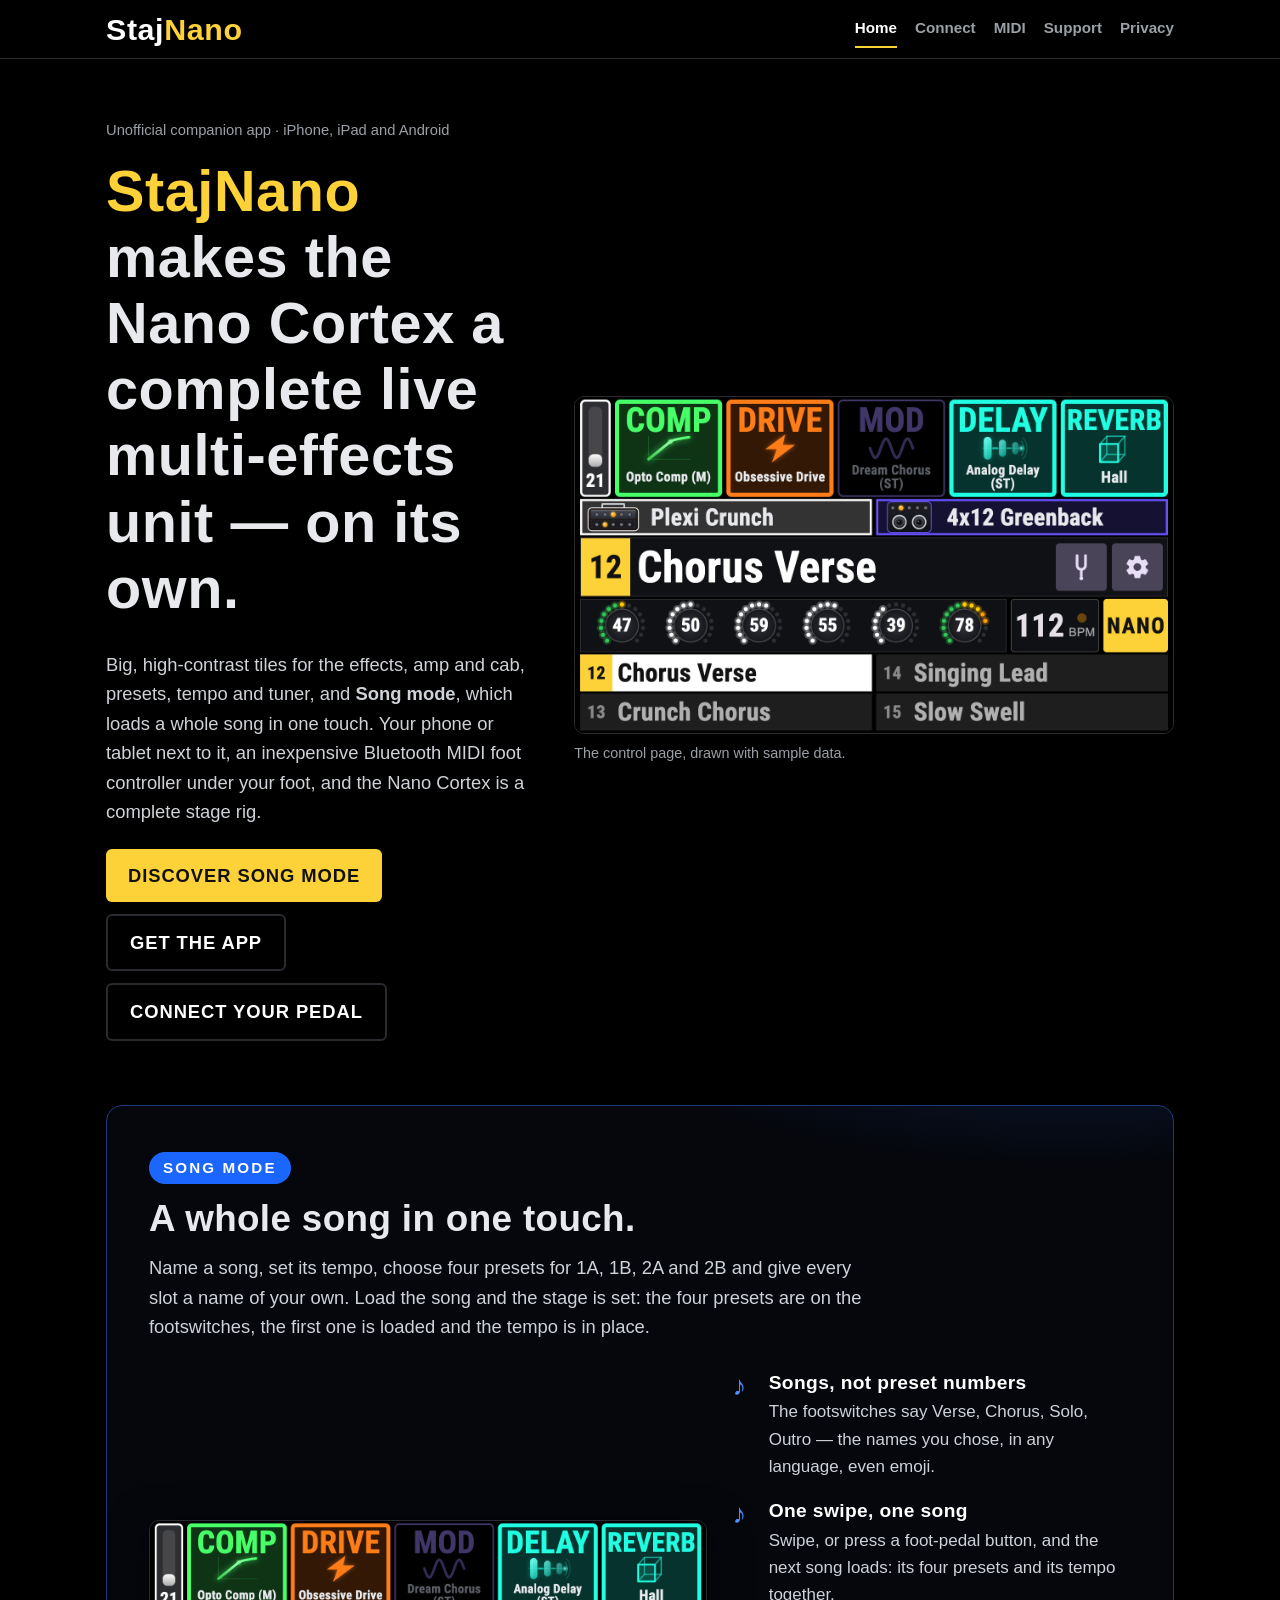
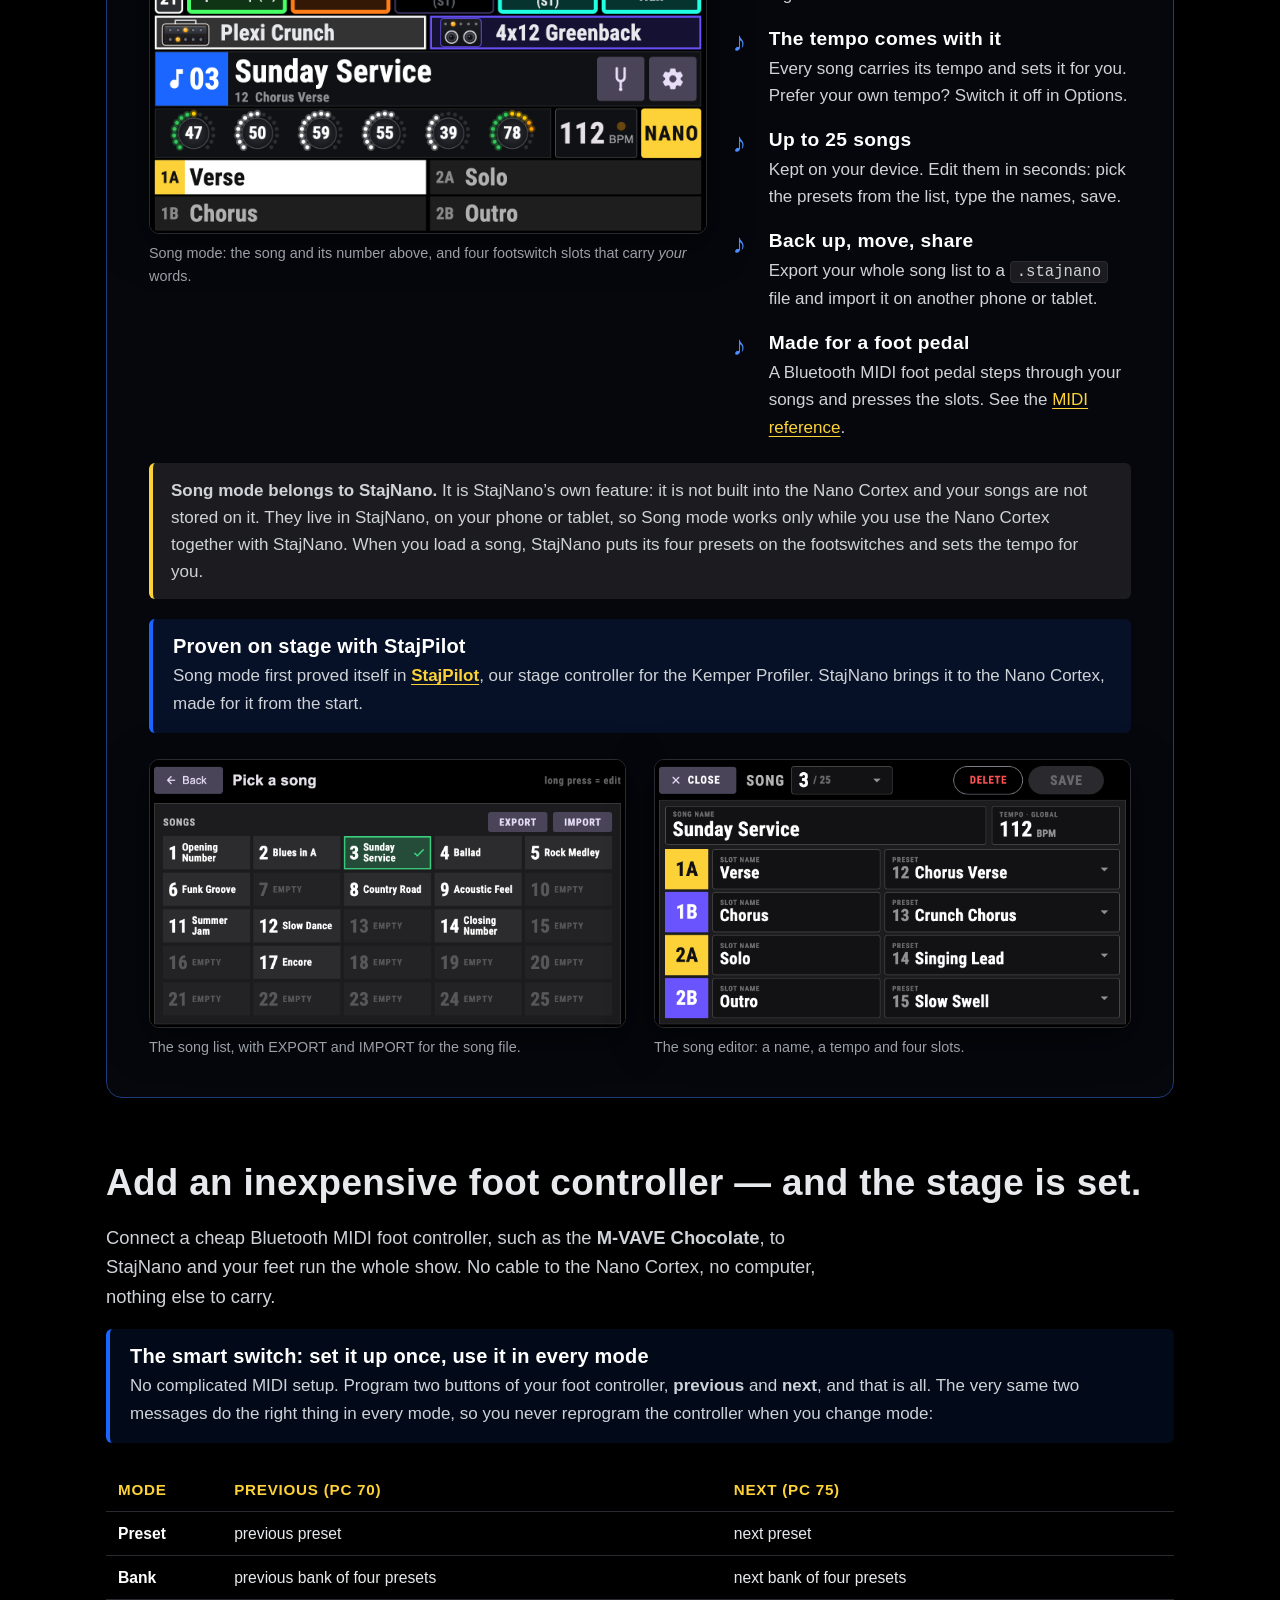
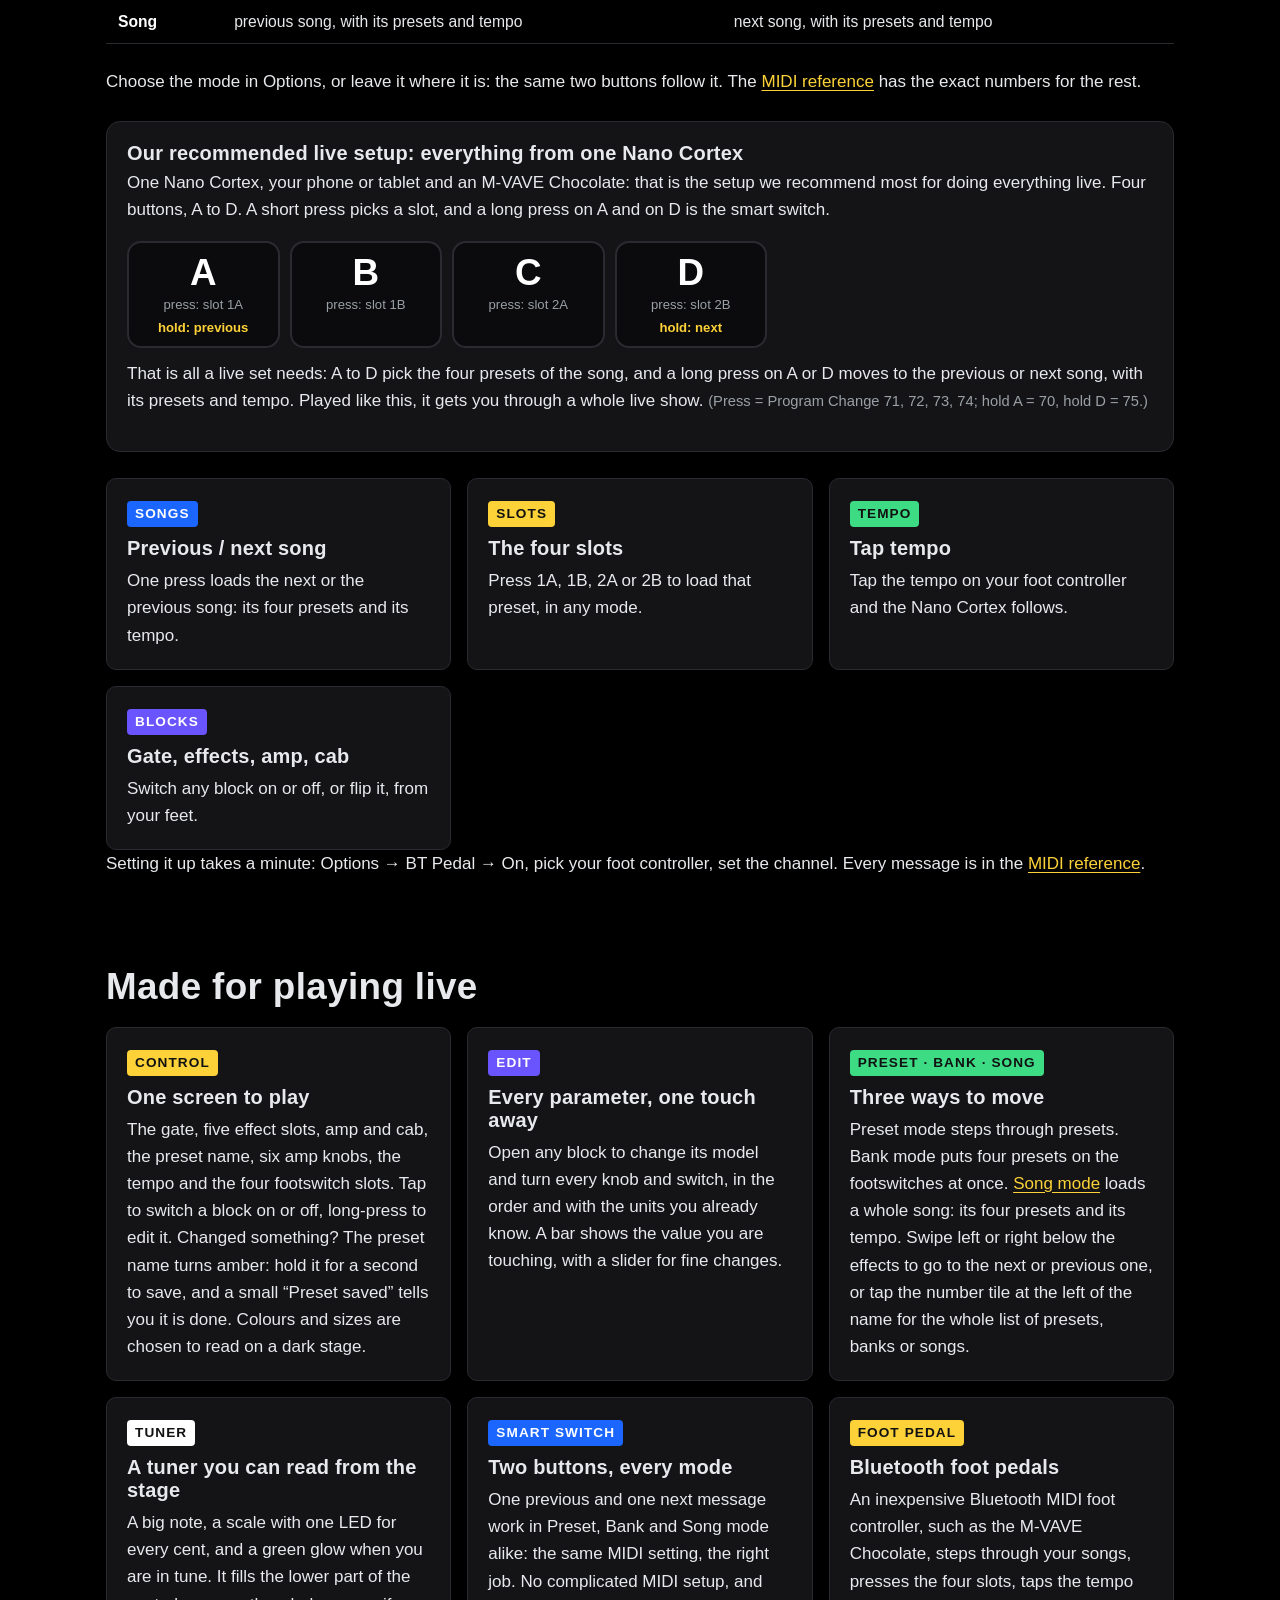
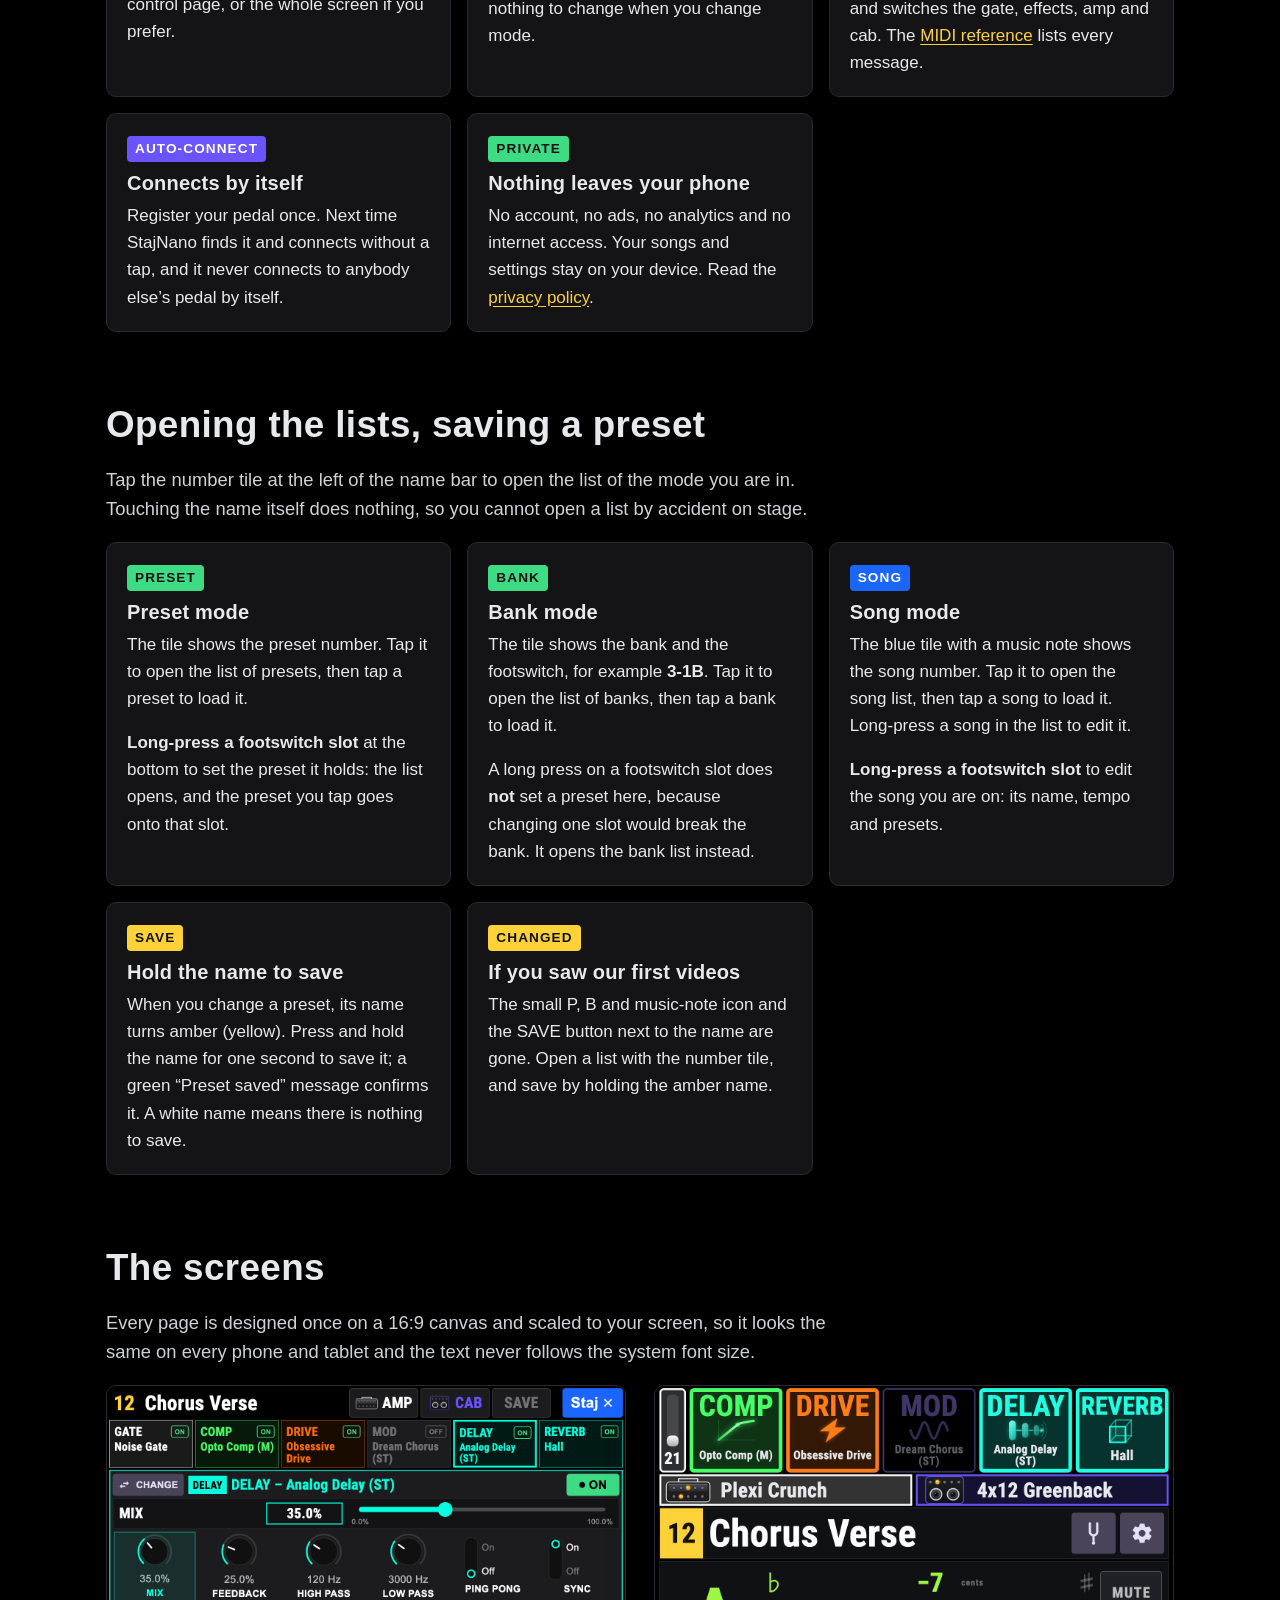
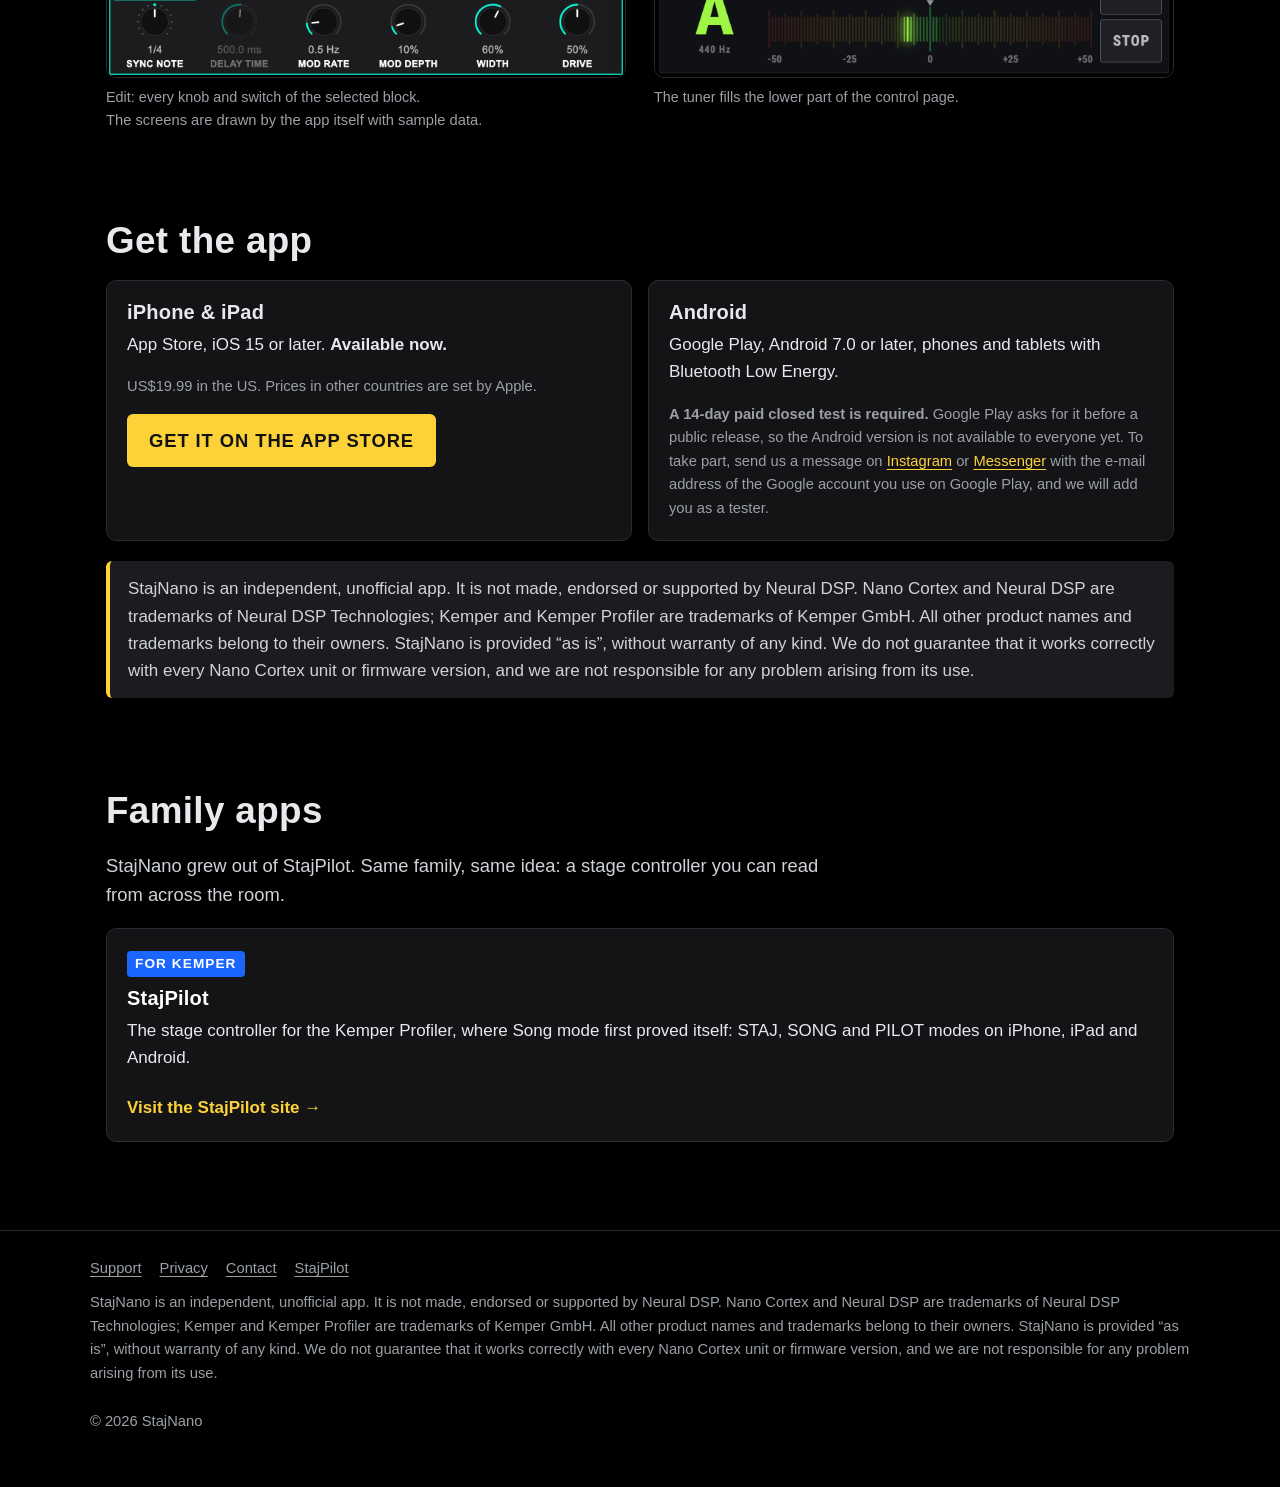
<file: index.html>
<!DOCTYPE html>
<html lang="en">
<head>
<meta charset="UTF-8">
<meta name="viewport" content="width=device-width, initial-scale=1">
<title>StajNano | The Nano Cortex as a complete live multi-effects unit</title>
<meta name="description" content="StajNano is an unofficial stage controller app that makes the Nano Cortex a complete live multi-effects unit on its own. Song mode loads a whole song in one touch: four presets, your slot names and the tempo.">
<meta name="robots" content="noindex"><!-- DRAFT: remove this line when the site goes live -->
<meta name="theme-color" content="#000000">
<link rel="icon" type="image/png" sizes="32x32" href="assets/images/favicon-32.png">
<link rel="apple-touch-icon" href="assets/images/icon-192.png">
<link rel="stylesheet" href="assets/styles.css">
</head>
<body>

<header class="site-header">
  <div class="header-inner">
    <a class="wordmark" href="index.html" aria-label="StajNano home">Staj<span class="nano">Nano</span></a>
    <nav class="site-nav" aria-label="Primary">
      <a href="index.html" aria-current="page">Home</a>
      <a href="connect/index.html">Connect</a>
      <a href="midi/index.html">MIDI</a>
      <a href="support/index.html">Support</a>
      <a href="privacy/index.html">Privacy</a>
    </nav>
  </div>
</header>

<main>
  <section class="hero">
    <div class="hero-copy">
      <p class="meta">Unofficial companion app &middot; iPhone, iPad and Android</p>
      <h1><span class="nano">StajNano</span> makes the Nano Cortex a complete live multi-effects unit &mdash; on its own.</h1>
      <p class="lead">Big, high-contrast tiles for the effects, amp and cab, presets, tempo and tuner, and <strong>Song mode</strong>, which loads a
      whole song in one touch. Your phone or tablet next to it, an inexpensive Bluetooth MIDI foot controller under your foot, and the Nano Cortex is
      a complete stage rig.</p>
      <div class="buttons">
        <a class="button" href="#song-mode">Discover Song mode</a>
        <a class="button ghost" href="#get">Get the app</a>
        <a class="button ghost" href="connect/index.html">Connect your pedal</a>
      </div>
    </div>
    <figure class="hero-shot">
      <div class="shot"><img src="assets/images/control.png" width="1408" height="792" fetchpriority="high"
        alt="The StajNano control page: a noise gate and five effect tiles in their own colours, the amp and cab, the preset name Chorus Verse, six amp knobs, a tempo box and four footswitch slots."></div>
      <figcaption>The control page, drawn with sample data.</figcaption>
    </figure>
  </section>

  <section id="song-mode" class="spotlight">
    <span class="pill">SONG MODE</span>
    <h2>A whole song in one touch.</h2>
    <p class="lead">Name a song, set its tempo, choose four presets for 1A, 1B, 2A and 2B and give every slot a name of your own. Load the song and the
    stage is set: the four presets are on the footswitches, the first one is loaded and the tempo is in place.</p>

    <div class="spot-grid">
      <figure>
        <div class="shot"><img src="assets/images/control-song.png" width="1408" height="792" loading="lazy" alt="Song mode on the control page: song 03 Sunday Service with its number and a blue music note, the loaded preset under it, and the four slots named Verse, Chorus, Solo and Outro."></div>
        <figcaption>Song mode: the song and its number above, and four footswitch slots that carry <em>your</em> words.</figcaption>
      </figure>
      <ul class="checks">
        <li><strong>Songs, not preset numbers</strong>The footswitches say Verse, Chorus, Solo, Outro &mdash; the names you chose, in any language, even emoji.</li>
        <li><strong>One swipe, one song</strong>Swipe, or press a foot-pedal button, and the next song loads: its four presets and its tempo together.</li>
        <li><strong>The tempo comes with it</strong>Every song carries its tempo and sets it for you. Prefer your own tempo? Switch it off in Options.</li>
        <li><strong>Up to 25 songs</strong>Kept on your device. Edit them in seconds: pick the presets from the list, type the names, save.</li>
        <li><strong>Back up, move, share</strong>Export your whole song list to a <code>.stajnano</code> file and import it on another phone or tablet.</li>
        <li><strong>Made for a foot pedal</strong>A Bluetooth MIDI foot pedal steps through your songs and presses the slots. See the <a href="midi/index.html">MIDI reference</a>.</li>
      </ul>
    </div>

    <div class="notice">
      <strong>Song mode belongs to StajNano.</strong> It is StajNano&rsquo;s own feature: it is not built into the Nano Cortex and your songs are not
      stored on it. They live in StajNano, on your phone or tablet, so Song mode works only while you use the Nano Cortex together with StajNano. When
      you load a song, StajNano puts its four presets on the footswitches and sets the tempo for you.
    </div>

    <div class="origin">
      <h3>Proven on stage with StajPilot</h3>
      <p>Song mode first proved itself in <a href="https://stajd.github.io/stajpilot/" target="_blank" rel="noopener"><strong>StajPilot</strong></a>, our stage controller for the Kemper Profiler. StajNano brings it to the Nano Cortex,
      made for it from the start.</p>
    </div>

    <div class="gallery two">
      <figure>
        <div class="shot"><img src="assets/images/songs.png" width="1408" height="792" loading="lazy" alt="The song list: twenty-five tiles, the loaded song marked green, with EXPORT and IMPORT buttons."></div>
        <figcaption>The song list, with EXPORT and IMPORT for the song file.</figcaption>
      </figure>
      <figure>
        <div class="shot"><img src="assets/images/song-editor.png" width="1408" height="792" loading="lazy" alt="The song editor: a song name, a tempo, and four slots 1A, 1B, 2A and 2B each with a name and a preset."></div>
        <figcaption>The song editor: a name, a tempo and four slots.</figcaption>
      </figure>
    </div>
  </section>

  <section id="foot-controller">
    <h2>Add an inexpensive foot controller &mdash; and the stage is set.</h2>
    <p class="lead">Connect a cheap Bluetooth MIDI foot controller, such as the <strong>M-VAVE Chocolate</strong>, to StajNano and your feet run the whole
    show. No cable to the Nano Cortex, no computer, nothing else to carry.</p>

    <div class="origin">
      <h3>The smart switch: set it up once, use it in every mode</h3>
      <p>No complicated MIDI setup. Program two buttons of your foot controller, <strong>previous</strong> and <strong>next</strong>, and that is all.
      The very same two messages do the right thing in every mode, so you never reprogram the controller when you change mode:</p>
    </div>
    <div class="table-wrap">
      <table>
        <thead><tr><th>Mode</th><th>Previous (PC 70)</th><th>Next (PC 75)</th></tr></thead>
        <tbody>
          <tr><td>Preset</td><td>previous preset</td><td>next preset</td></tr>
          <tr><td>Bank</td><td>previous bank of four presets</td><td>next bank of four presets</td></tr>
          <tr><td>Song</td><td>previous song, with its presets and tempo</td><td>next song, with its presets and tempo</td></tr>
        </tbody>
      </table>
    </div>
    <p>Choose the mode in Options, or leave it where it is: the same two buttons follow it. The <a href="midi/index.html">MIDI reference</a> has the exact
    numbers for the rest.</p>

    <div class="choc">
      <h3>Our recommended live setup: everything from one Nano Cortex</h3>
      <p>One Nano Cortex, your phone or tablet and an M-VAVE Chocolate: that is the setup we recommend most for doing everything live. Four buttons, A to D.
      A short press picks a slot, and a long press on A and on D is the smart switch.</p>
      <div class="choc-grid">
        <div class="choc-btn"><b>A</b><span>press: slot 1A</span><span class="hold">hold: previous</span></div>
        <div class="choc-btn"><b>B</b><span>press: slot 1B</span></div>
        <div class="choc-btn"><b>C</b><span>press: slot 2A</span></div>
        <div class="choc-btn"><b>D</b><span>press: slot 2B</span><span class="hold">hold: next</span></div>
      </div>
      <p>That is all a live set needs: A to D pick the four presets of the song, and a long press on A or D moves to the previous or next song, with its
      presets and tempo. Played like this, it gets you through a whole live show. <span class="meta">(Press = Program Change 71, 72, 73, 74; hold A = 70,
      hold D = 75.)</span></p>
    </div>

    <div class="grid">
      <div class="card">
        <span class="tag blue">SONGS</span>
        <h3>Previous / next song</h3>
        <p>One press loads the next or the previous song: its four presets and its tempo.</p>
      </div>
      <div class="card">
        <span class="tag">SLOTS</span>
        <h3>The four slots</h3>
        <p>Press 1A, 1B, 2A or 2B to load that preset, in any mode.</p>
      </div>
      <div class="card">
        <span class="tag green">TEMPO</span>
        <h3>Tap tempo</h3>
        <p>Tap the tempo on your foot controller and the Nano Cortex follows.</p>
      </div>
      <div class="card">
        <span class="tag violet">BLOCKS</span>
        <h3>Gate, effects, amp, cab</h3>
        <p>Switch any block on or off, or flip it, from your feet.</p>
      </div>
    </div>
    <p>Setting it up takes a minute: Options &rarr; BT Pedal &rarr; On, pick your foot controller, set the channel. Every message is in the
    <a href="midi/index.html">MIDI reference</a>.</p>
  </section>

  <section id="features">
    <h2>Made for playing live</h2>
    <div class="grid">
      <div class="card">
        <span class="tag">CONTROL</span>
        <h3>One screen to play</h3>
        <p>The gate, five effect slots, amp and cab, the preset name, six amp knobs, the tempo and the four footswitch slots. Tap to switch a
        block on or off, long-press to edit it. Changed something? The preset name turns amber: hold it for a second to save, and a
        small &ldquo;Preset saved&rdquo; tells you it is done. Colours and sizes are chosen to read on a dark stage.</p>
      </div>
      <div class="card">
        <span class="tag violet">EDIT</span>
        <h3>Every parameter, one touch away</h3>
        <p>Open any block to change its model and turn every knob and switch, in the order and with the units you already know. A bar shows
        the value you are touching, with a slider for fine changes.</p>
      </div>
      <div class="card">
        <span class="tag green">PRESET &middot; BANK &middot; SONG</span>
        <h3>Three ways to move</h3>
        <p>Preset mode steps through presets. Bank mode puts four presets on the footswitches at once. <a href="#song-mode">Song mode</a> loads a whole
        song: its four presets and its tempo. Swipe left or right below the effects to go to the next or previous one, or tap the number tile
        at the left of the name for the whole list of presets, banks or songs.</p>
      </div>
      <div class="card">
        <span class="tag white">TUNER</span>
        <h3>A tuner you can read from the stage</h3>
        <p>A big note, a scale with one LED for every cent, and a green glow when you are in tune. It fills the lower part of the control page,
        or the whole screen if you prefer.</p>
      </div>
      <div class="card">
        <span class="tag blue">SMART SWITCH</span>
        <h3>Two buttons, every mode</h3>
        <p>One previous and one next message work in Preset, Bank and Song mode alike: the same MIDI setting, the right job. No complicated
        MIDI setup, and nothing to change when you change mode.</p>
      </div>
      <div class="card">
        <span class="tag">FOOT PEDAL</span>
        <h3>Bluetooth foot pedals</h3>
        <p>An inexpensive Bluetooth MIDI foot controller, such as the M-VAVE Chocolate, steps through your songs, presses the four slots, taps the
        tempo and switches the gate, effects, amp and cab. The <a href="midi/index.html">MIDI reference</a> lists every message.</p>
      </div>
      <div class="card">
        <span class="tag violet">AUTO-CONNECT</span>
        <h3>Connects by itself</h3>
        <p>Register your pedal once. Next time StajNano finds it and connects without a tap, and it never connects to anybody else&rsquo;s
        pedal by itself.</p>
      </div>
      <div class="card">
        <span class="tag green">PRIVATE</span>
        <h3>Nothing leaves your phone</h3>
        <p>No account, no ads, no analytics and no internet access. Your songs and settings stay on your device. Read the
        <a href="privacy/index.html">privacy policy</a>.</p>
      </div>
    </div>
  </section>

  <section id="lists">
    <h2>Opening the lists, saving a preset</h2>
    <p class="lead">Tap the number tile at the left of the name bar to open the list of the mode you are in. Touching the name itself does nothing,
    so you cannot open a list by accident on stage.</p>
    <div class="grid">
      <div class="card">
        <span class="tag green">PRESET</span>
        <h3>Preset mode</h3>
        <p>The tile shows the preset number. Tap it to open the list of presets, then tap a preset to load it.</p>
        <p><strong>Long-press a footswitch slot</strong> at the bottom to set the preset it holds: the list opens, and the preset you tap goes onto
        that slot.</p>
      </div>
      <div class="card">
        <span class="tag green">BANK</span>
        <h3>Bank mode</h3>
        <p>The tile shows the bank and the footswitch, for example <strong>3-1B</strong>. Tap it to open the list of banks, then tap a bank to load it.</p>
        <p>A long press on a footswitch slot does <strong>not</strong> set a preset here, because changing one slot would break the bank. It opens
        the bank list instead.</p>
      </div>
      <div class="card">
        <span class="tag blue">SONG</span>
        <h3>Song mode</h3>
        <p>The blue tile with a music note shows the song number. Tap it to open the song list, then tap a song to load it. Long-press a song in the
        list to edit it.</p>
        <p><strong>Long-press a footswitch slot</strong> to edit the song you are on: its name, tempo and presets.</p>
      </div>
      <div class="card">
        <span class="tag">SAVE</span>
        <h3>Hold the name to save</h3>
        <p>When you change a preset, its name turns amber (yellow). Press and hold the name for one second to save it; a green &ldquo;Preset
        saved&rdquo; message confirms it. A white name means there is nothing to save.</p>
      </div>
      <div class="card">
        <span class="tag">CHANGED</span>
        <h3>If you saw our first videos</h3>
        <p>The small P, B and music-note icon and the SAVE button next to the name are gone. Open a list with the number tile, and save by holding
        the amber name.</p>
      </div>
    </div>
  </section>

  <section id="screens">
    <h2>The screens</h2>
    <p class="lead">Every page is designed once on a 16:9 canvas and scaled to your screen, so it looks the same on every phone and tablet and the text
    never follows the system font size.</p>
    <div class="gallery">
      <figure>
        <div class="shot"><img src="assets/images/edit.png" width="1408" height="792" loading="lazy" alt="The edit page with the delay block selected: a mix slider and a grid of knobs and switches."></div>
        <figcaption>Edit: every knob and switch of the selected block.</figcaption>
      </figure>
      <figure>
        <div class="shot"><img src="assets/images/tuner.png" width="1408" height="792" loading="lazy" alt="The tuner in the lower part of the control page: the note A, minus 7 cents, and an LED scale."></div>
        <figcaption>The tuner fills the lower part of the control page.</figcaption>
      </figure>
    </div>
    <p class="meta">The screens are drawn by the app itself with sample data.</p>
  </section>

  <section id="get">
    <h2>Get the app</h2>
    <div class="store">
      <div class="card">
        <h3>iPhone &amp; iPad</h3>
        <p>App Store, iOS 15 or later. <strong>Available now.</strong></p>
        <p class="meta">US$19.99 in the US. Prices in other countries are set by Apple.</p>
        <p><a class="button" href="https://apps.apple.com/app/id6832845690" target="_blank" rel="noopener">Get it on the App Store</a></p>
      </div>
      <div class="card">
        <h3>Android</h3>
        <p>Google Play, Android 7.0 or later, phones and tablets with Bluetooth Low Energy.</p>
        <p class="meta"><strong>A 14-day paid closed test is required.</strong> Google Play asks for it before a public release, so the Android version is not available to everyone yet. To take part, send us a message on <a href="https://www.instagram.com/stajpilot/" target="_blank" rel="noopener">Instagram</a> or <a href="https://m.me/61593274005028" target="_blank" rel="noopener">Messenger</a> with the e-mail address of the Google account you use on Google Play, and we will add you as a tester.</p>
      </div>
    </div>
    <p class="notice">StajNano is an independent, unofficial app. It is not made, endorsed or supported by Neural DSP. Nano Cortex and Neural DSP are trademarks of Neural DSP Technologies; Kemper and Kemper Profiler are trademarks of Kemper GmbH. All other product names and trademarks belong to their owners. StajNano is provided &ldquo;as is&rdquo;, without warranty of any kind. We do not guarantee that it works correctly with every Nano Cortex unit or firmware version, and we are not responsible for any problem arising from its use.</p>
  </section>
  <section id="family">
    <h2>Family apps</h2>
    <p class="lead">StajNano grew out of StajPilot. Same family, same idea: a stage controller you can read from across the room.</p>
    <div class="family">
      <a class="card" href="https://stajd.github.io/stajpilot/" target="_blank" rel="noopener">
        <span class="tag blue">FOR KEMPER</span>
        <h3>StajPilot</h3>
        <p>The stage controller for the Kemper Profiler, where Song mode first proved itself: STAJ, SONG and PILOT modes on iPhone, iPad and Android.</p>
        <span class="more">Visit the StajPilot site &rarr;</span>
      </a>
    </div>
  </section>
</main>

<footer class="site-footer">
  <div class="footer-inner">
    <nav aria-label="Footer">
      <a href="support/index.html">Support</a>
      <a href="privacy/index.html">Privacy</a>
      <a href="mailto:sk5054@hotmail.com">Contact</a>
      <a href="https://stajd.github.io/stajpilot/" target="_blank" rel="noopener">StajPilot</a>
    </nav>
    <p>StajNano is an independent, unofficial app. It is not made, endorsed or supported by Neural DSP. Nano Cortex and Neural DSP are trademarks of Neural DSP Technologies; Kemper and Kemper Profiler are trademarks of Kemper GmbH. All other product names and trademarks belong to their owners. StajNano is provided &ldquo;as is&rdquo;, without warranty of any kind. We do not guarantee that it works correctly with every Nano Cortex unit or firmware version, and we are not responsible for any problem arising from its use.</p>
    <p>&copy; 2026 StajNano</p>
  </div>
</footer>

</body>
</html>
</file>
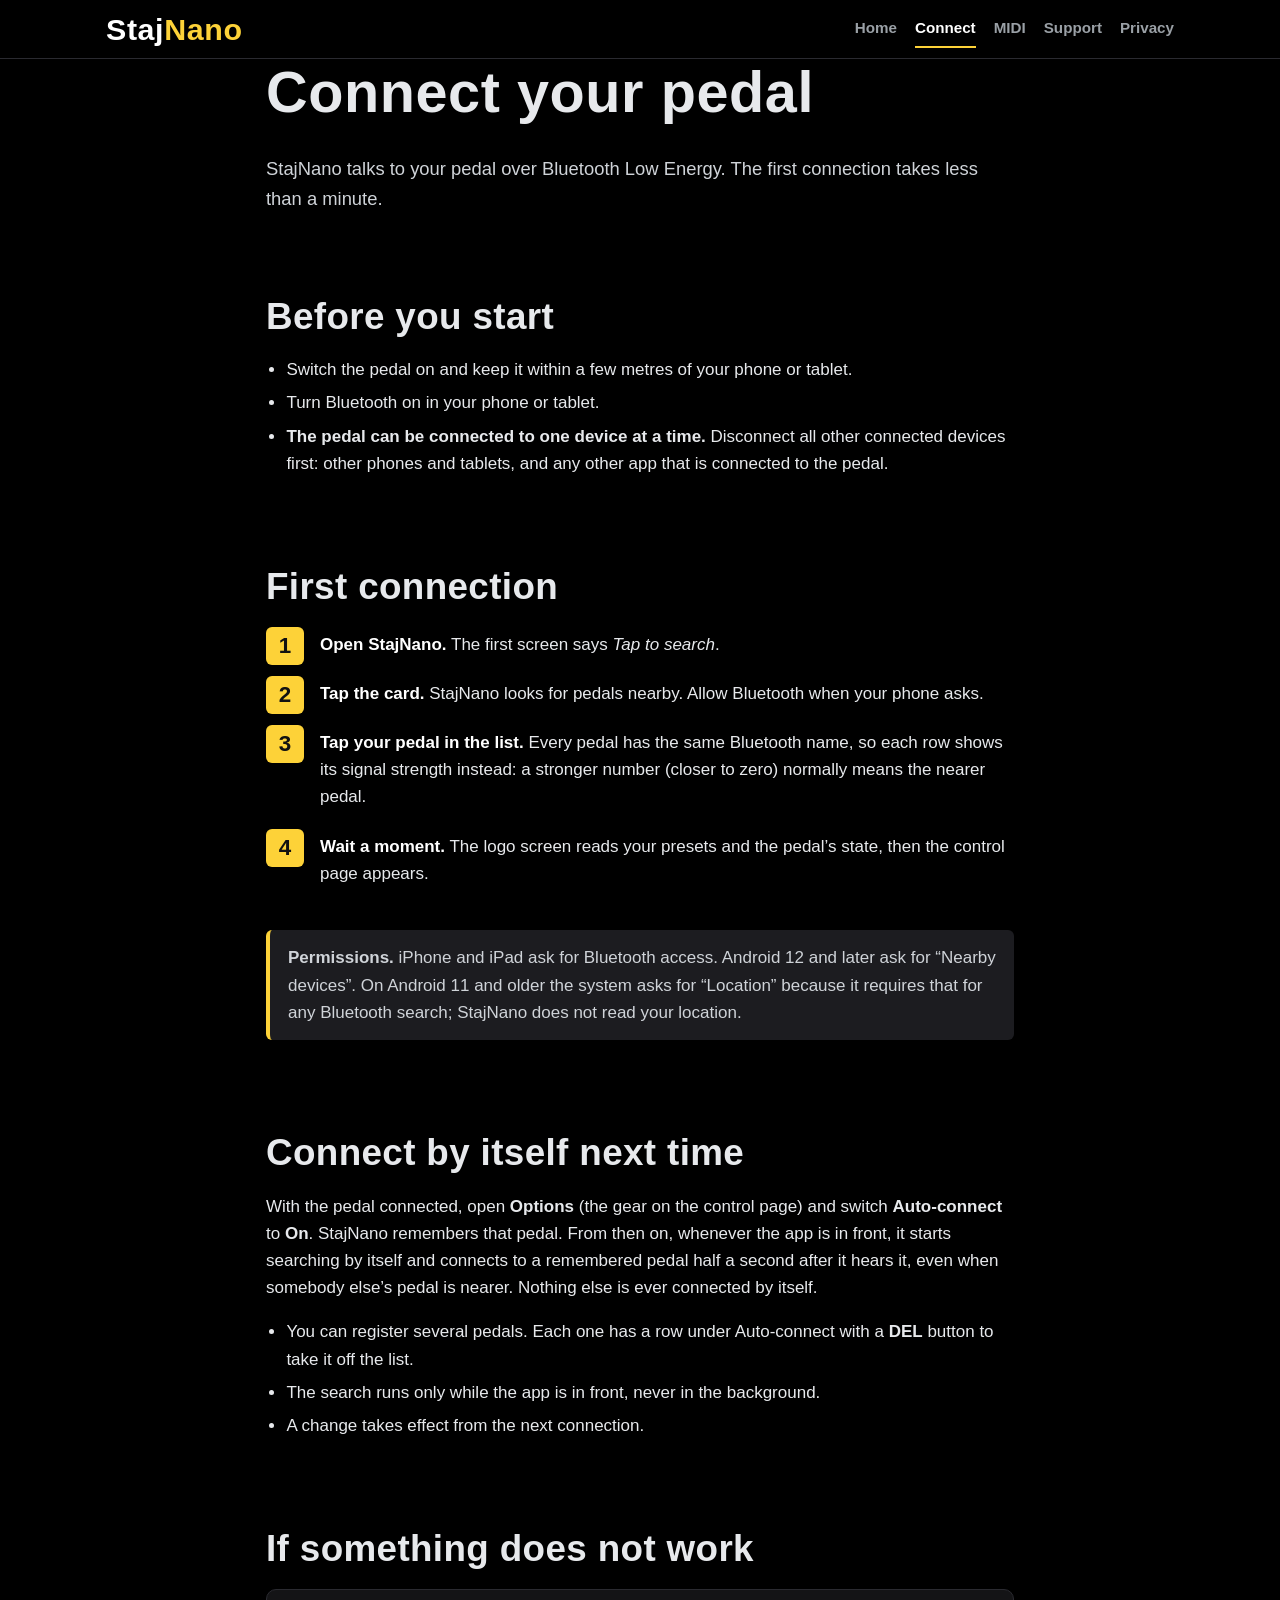
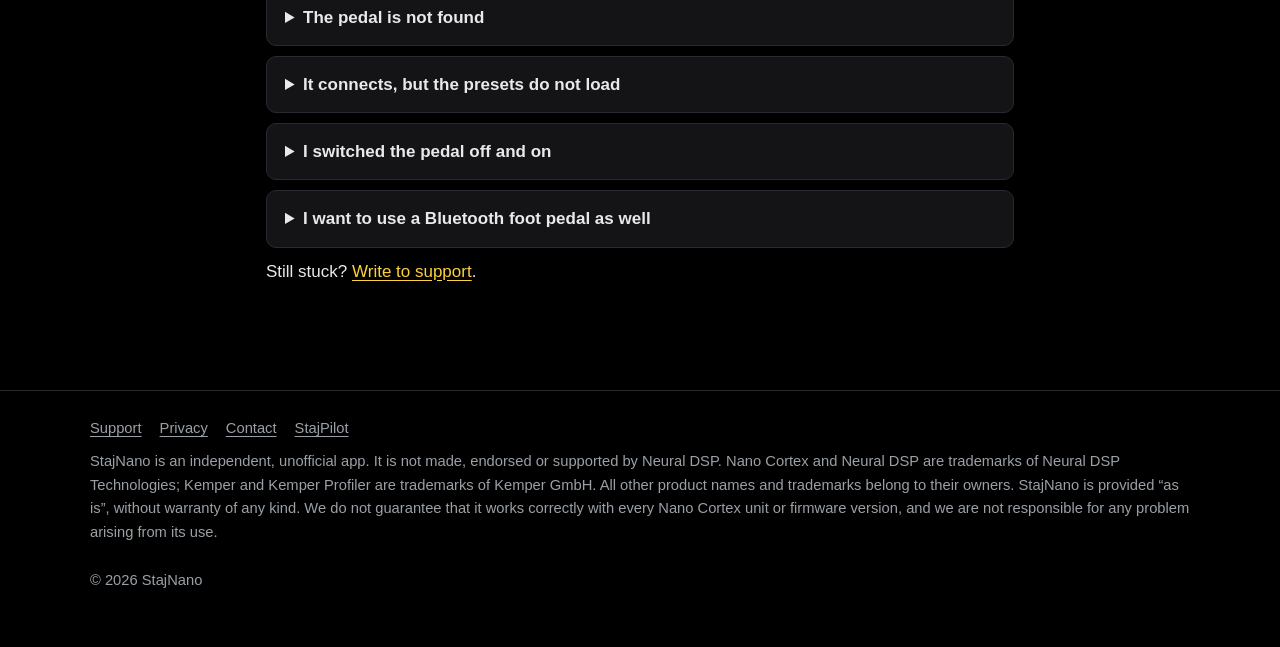
<file: connect/index.html>
<!DOCTYPE html>
<html lang="en">
<head>
<meta charset="UTF-8">
<meta name="viewport" content="width=device-width, initial-scale=1">
<title>Connect your pedal | StajNano</title>
<meta name="description" content="How to connect StajNano to your pedal over Bluetooth, use Auto-connect, and what to do when the pedal is not found.">
<meta name="robots" content="noindex"><!-- DRAFT: remove this line when the site goes live -->
<meta name="theme-color" content="#000000">
<link rel="icon" type="image/png" sizes="32x32" href="../assets/images/favicon-32.png">
<link rel="apple-touch-icon" href="../assets/images/icon-192.png">
<link rel="stylesheet" href="../assets/styles.css">
</head>
<body>

<header class="site-header">
  <div class="header-inner">
    <a class="wordmark" href="../index.html" aria-label="StajNano home">Staj<span class="nano">Nano</span></a>
    <nav class="site-nav" aria-label="Primary">
      <a href="../index.html">Home</a>
      <a href="../connect/index.html" aria-current="page">Connect</a>
      <a href="../midi/index.html">MIDI</a>
      <a href="../support/index.html">Support</a>
      <a href="../privacy/index.html">Privacy</a>
    </nav>
  </div>
</header>

<main class="narrow">
  <h1>Connect your pedal</h1>
  <p class="lead">StajNano talks to your pedal over Bluetooth Low Energy. The first connection takes less than a minute.</p>

  <section>
    <h2>Before you start</h2>
    <ul class="clean">
      <li>Switch the pedal on and keep it within a few metres of your phone or tablet.</li>
      <li>Turn Bluetooth on in your phone or tablet.</li>
      <li><strong>The pedal can be connected to one device at a time.</strong> Disconnect all other connected devices first: other phones and tablets,
      and any other app that is connected to the pedal.</li>
    </ul>
  </section>

  <section>
    <h2>First connection</h2>
    <ol class="steps">
      <li><strong>Open StajNano.</strong> The first screen says <em>Tap to search</em>.</li>
      <li><strong>Tap the card.</strong> StajNano looks for pedals nearby. Allow Bluetooth when your phone asks.</li>
      <li><strong>Tap your pedal in the list.</strong> Every pedal has the same Bluetooth name, so each row shows its signal strength instead: a
      stronger number (closer to zero) normally means the nearer pedal.</li>
      <li><strong>Wait a moment.</strong> The logo screen reads your presets and the pedal&rsquo;s state, then the control page appears.</li>
    </ol>
    <div class="notice"><strong>Permissions.</strong> iPhone and iPad ask for Bluetooth access. Android 12 and later ask for &ldquo;Nearby devices&rdquo;. On
    Android 11 and older the system asks for &ldquo;Location&rdquo; because it requires that for any Bluetooth search; StajNano does not read your location.</div>
  </section>

  <section>
    <h2>Connect by itself next time</h2>
    <p>With the pedal connected, open <strong>Options</strong> (the gear on the control page) and switch <strong>Auto-connect</strong> to <strong>On</strong>.
    StajNano remembers that pedal. From then on, whenever the app is in front, it starts searching by itself and connects to a remembered pedal half a
    second after it hears it, even when somebody else&rsquo;s pedal is nearer. Nothing else is ever connected by itself.</p>
    <ul class="clean">
      <li>You can register several pedals. Each one has a row under Auto-connect with a <strong>DEL</strong> button to take it off the list.</li>
      <li>The search runs only while the app is in front, never in the background.</li>
      <li>A change takes effect from the next connection.</li>
    </ul>
  </section>

  <section>
    <h2>If something does not work</h2>
    <details>
      <summary>The pedal is not found</summary>
      <p>Check that the pedal is on and that no other device is connected to it. Wait a few seconds and search again: on iPhone and iPad the very first
      search after opening the app sometimes misses the pedal and the second one finds it. If several searches find nothing, put the pedal in its
      Bluetooth pairing mode for a moment and search again.</p>
    </details>
    <details>
      <summary>It connects, but the presets do not load</summary>
      <p>Close StajNano completely and open it again. If it keeps happening, switch the pedal off and on, and if that does not help, switch Bluetooth
      off and on in your phone or tablet.</p>
    </details>
    <details>
      <summary>I switched the pedal off and on</summary>
      <p>StajNano goes back to the first screen. Tap the card to search again, or, with Auto-connect on, simply wait: it searches by itself and
      connects when the pedal is back.</p>
    </details>
    <details>
      <summary>I want to use a Bluetooth foot pedal as well</summary>
      <p>Open Options, switch <strong>BT Pedal</strong> to <strong>On</strong> and pick your foot pedal on the page that opens. See the
      <a href="../midi/index.html">MIDI reference</a> for what each message does.</p>
    </details>
    <p>Still stuck? <a href="../support/index.html">Write to support</a>.</p>
  </section>
</main>

<footer class="site-footer">
  <div class="footer-inner">
    <nav aria-label="Footer">
      <a href="../support/index.html">Support</a>
      <a href="../privacy/index.html">Privacy</a>
      <a href="mailto:sk5054@hotmail.com">Contact</a>
      <a href="https://stajd.github.io/stajpilot/" target="_blank" rel="noopener">StajPilot</a>
    </nav>
    <p>StajNano is an independent, unofficial app. It is not made, endorsed or supported by Neural DSP. Nano Cortex and Neural DSP are trademarks of Neural DSP Technologies; Kemper and Kemper Profiler are trademarks of Kemper GmbH. All other product names and trademarks belong to their owners. StajNano is provided &ldquo;as is&rdquo;, without warranty of any kind. We do not guarantee that it works correctly with every Nano Cortex unit or firmware version, and we are not responsible for any problem arising from its use.</p>
    <p>&copy; 2026 StajNano</p>
  </div>
</footer>

</body>
</html>
</file>
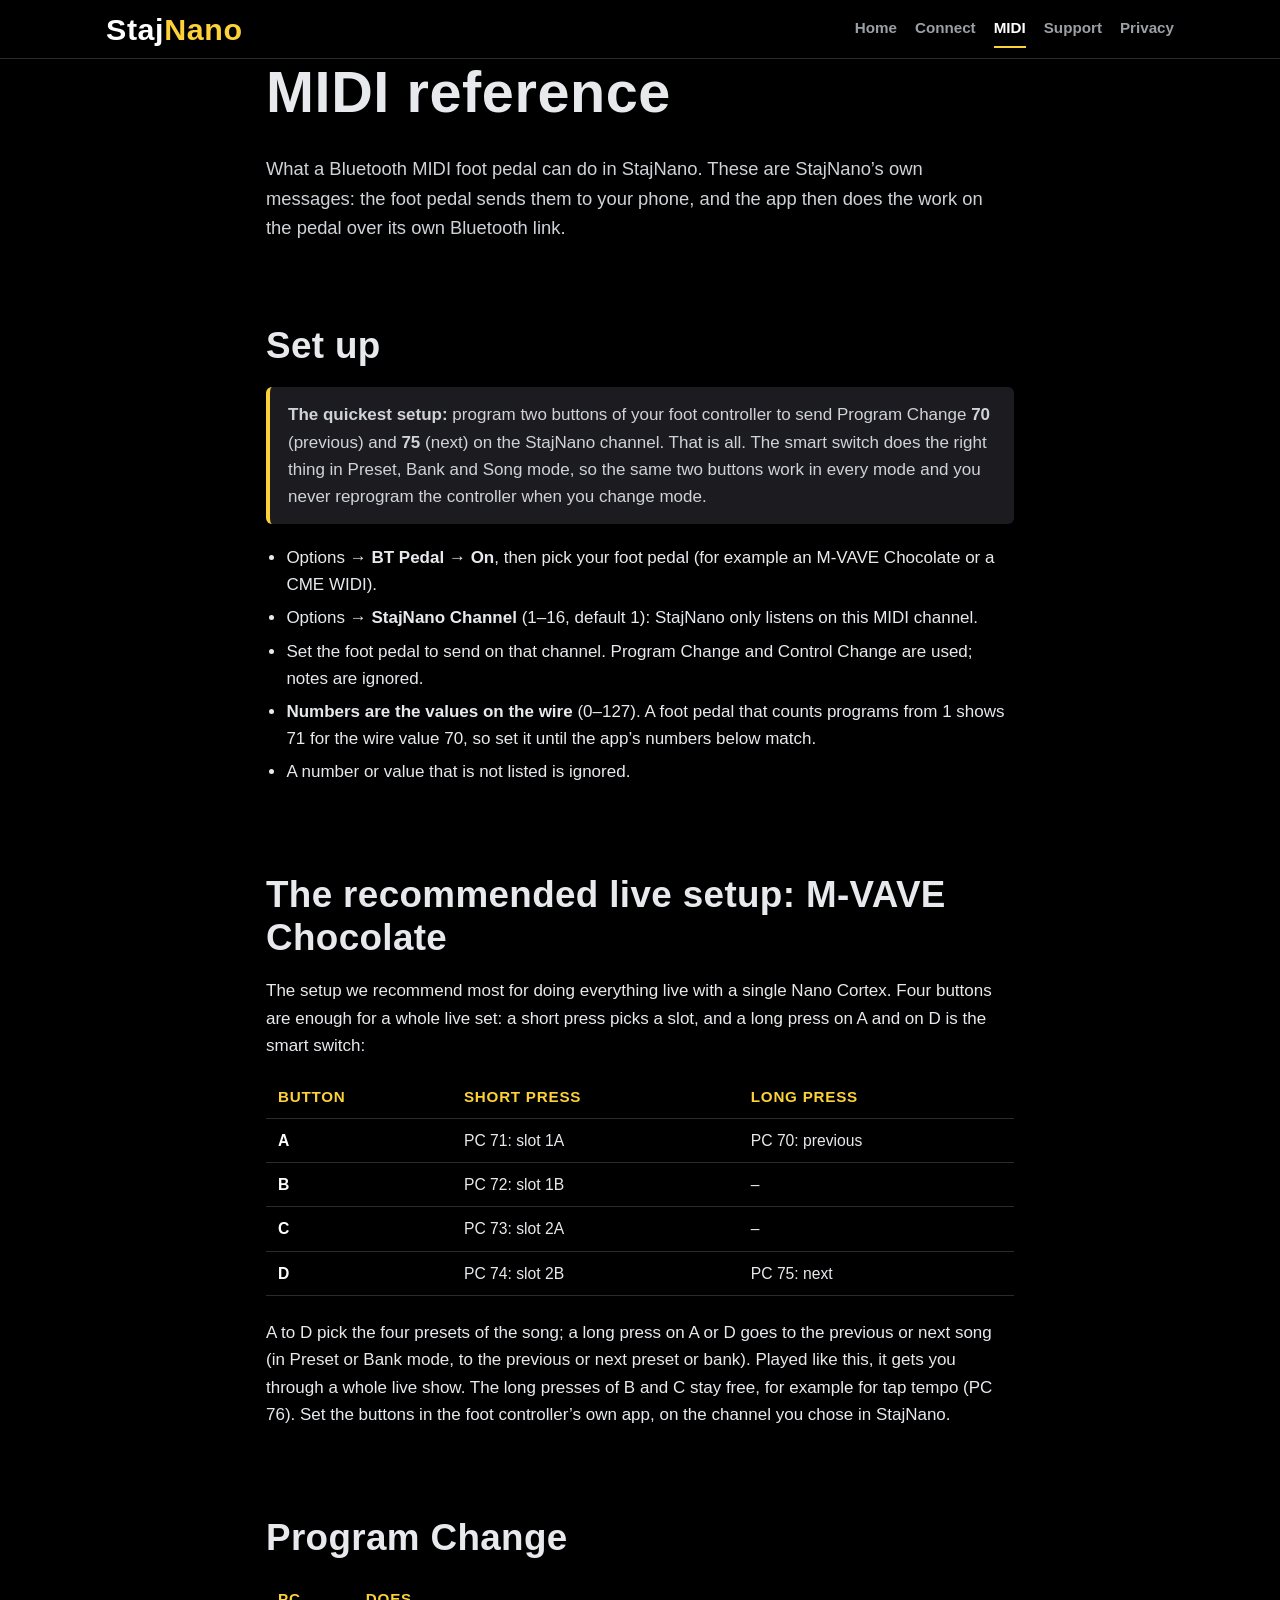
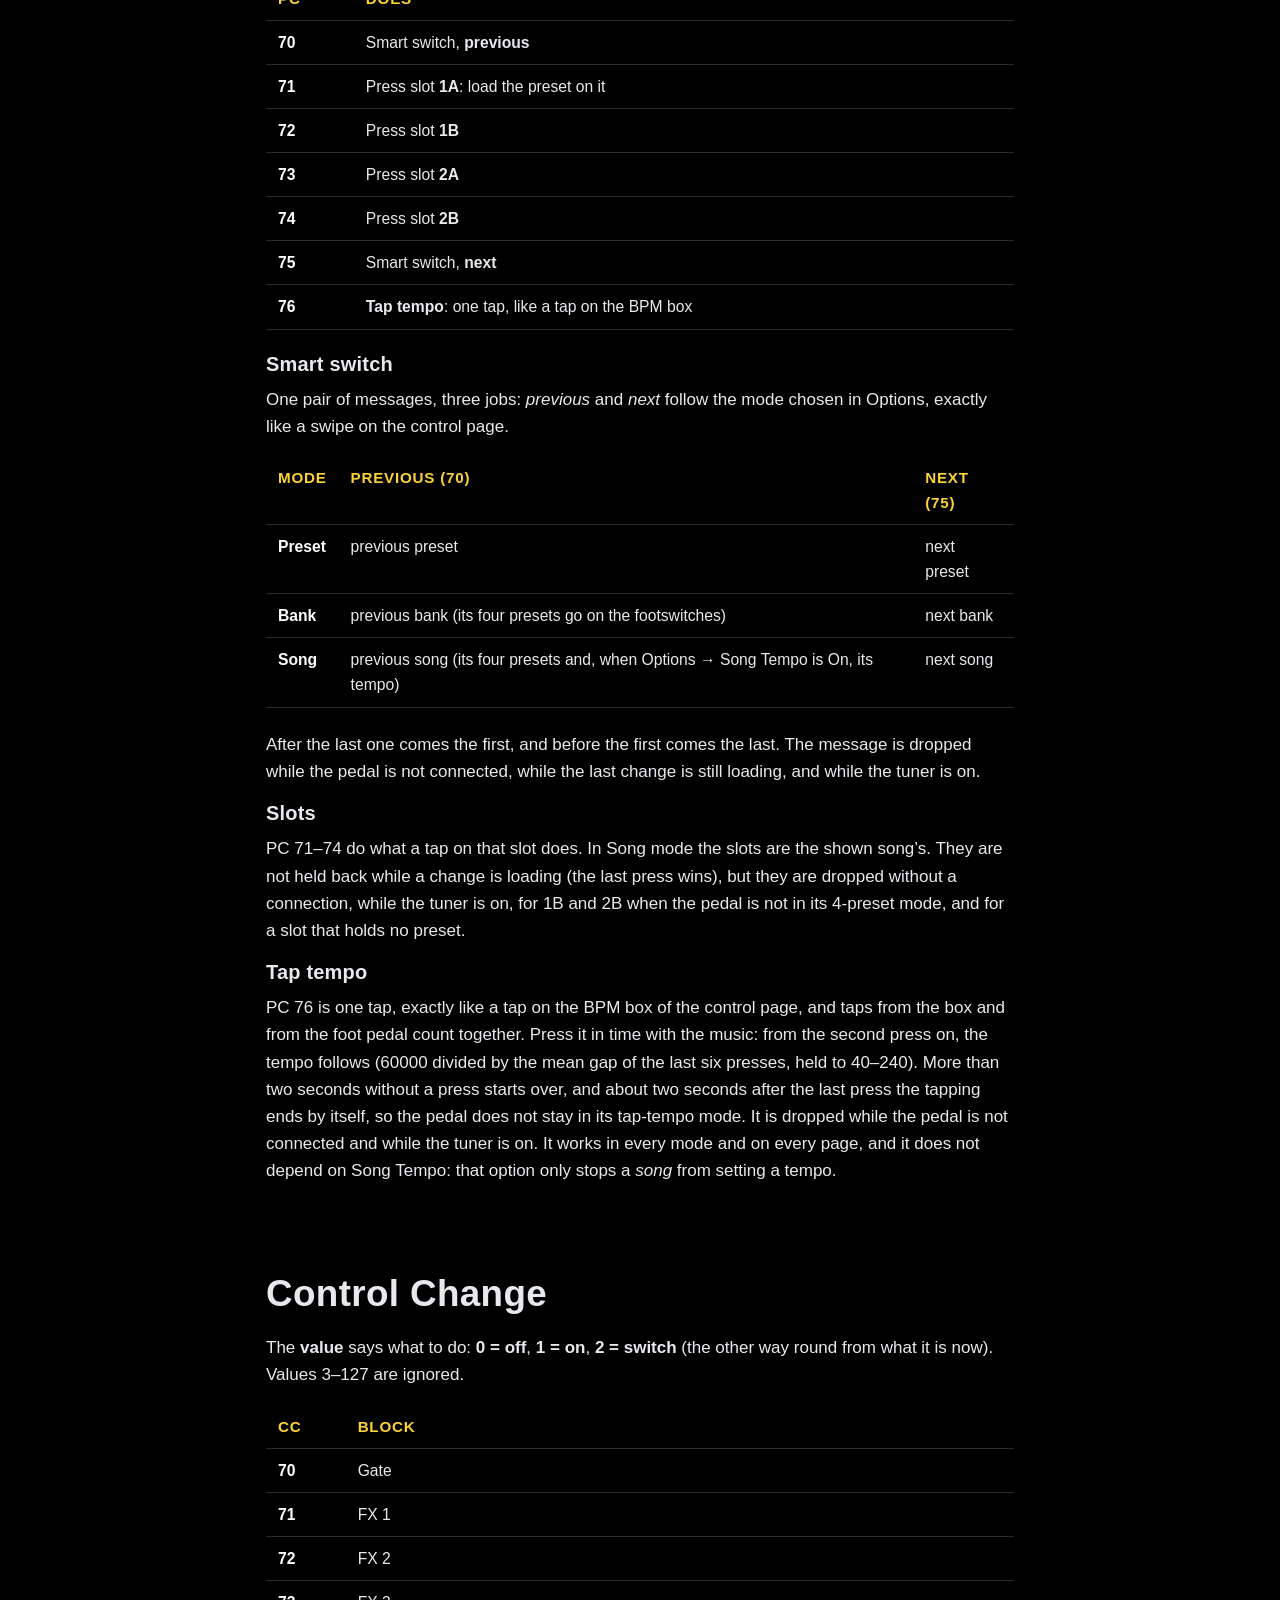
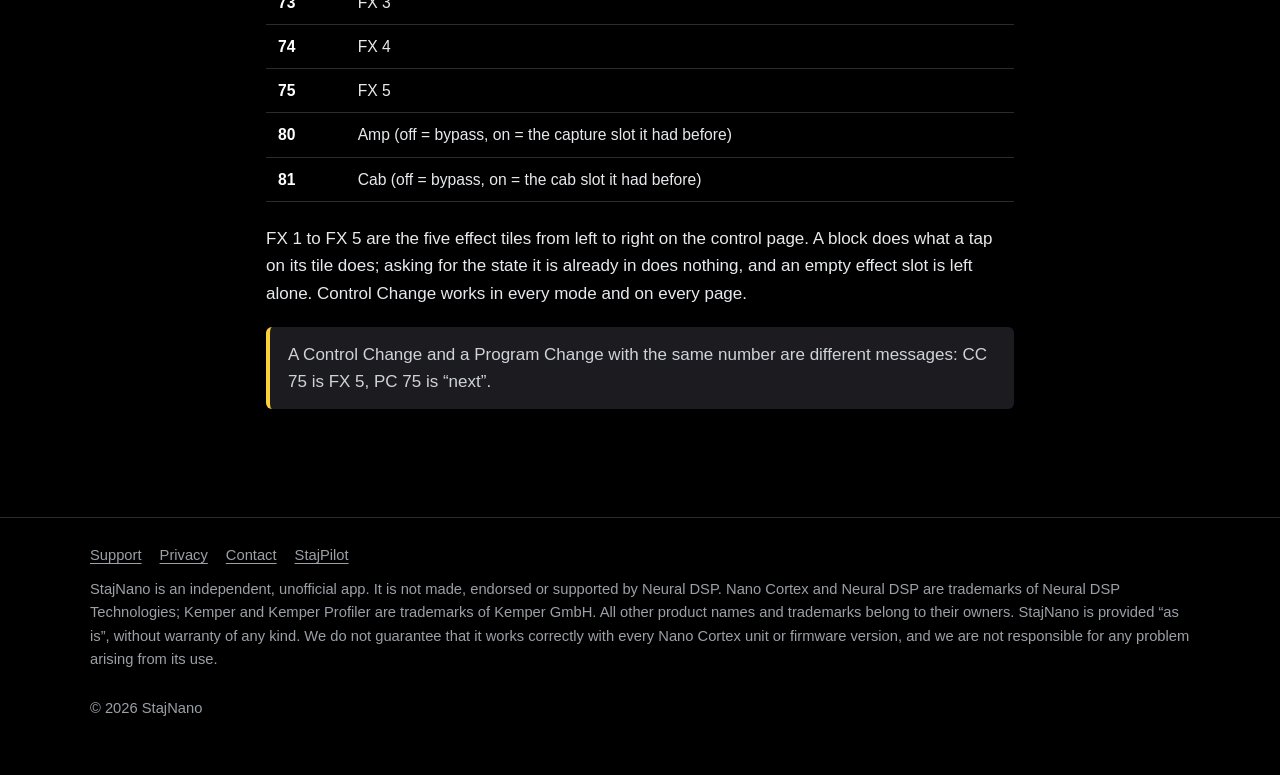
<file: midi/index.html>
<!DOCTYPE html>
<html lang="en">
<head>
<meta charset="UTF-8">
<meta name="viewport" content="width=device-width, initial-scale=1">
<title>MIDI reference | StajNano</title>
<meta name="description" content="The MIDI messages StajNano understands from a Bluetooth foot pedal: Program Change for previous, next and the four slots, Control Change for the blocks.">
<meta name="robots" content="noindex"><!-- DRAFT: remove this line when the site goes live -->
<meta name="theme-color" content="#000000">
<link rel="icon" type="image/png" sizes="32x32" href="../assets/images/favicon-32.png">
<link rel="apple-touch-icon" href="../assets/images/icon-192.png">
<link rel="stylesheet" href="../assets/styles.css">
</head>
<body>

<header class="site-header">
  <div class="header-inner">
    <a class="wordmark" href="../index.html" aria-label="StajNano home">Staj<span class="nano">Nano</span></a>
    <nav class="site-nav" aria-label="Primary">
      <a href="../index.html">Home</a>
      <a href="../connect/index.html">Connect</a>
      <a href="../midi/index.html" aria-current="page">MIDI</a>
      <a href="../support/index.html">Support</a>
      <a href="../privacy/index.html">Privacy</a>
    </nav>
  </div>
</header>

<main class="narrow">
  <h1>MIDI reference</h1>
  <p class="lead">What a Bluetooth MIDI foot pedal can do in StajNano. These are StajNano&rsquo;s own messages: the foot pedal sends them to your phone,
  and the app then does the work on the pedal over its own Bluetooth link.</p>

  <section>
    <h2>Set up</h2>
    <div class="notice"><strong>The quickest setup:</strong> program two buttons of your foot controller to send Program Change <strong>70</strong>
    (previous) and <strong>75</strong> (next) on the StajNano channel. That is all. The smart switch does the right thing in Preset, Bank and Song mode, so
    the same two buttons work in every mode and you never reprogram the controller when you change mode.</div>
    <ul class="clean">
      <li>Options &rarr; <strong>BT Pedal</strong> &rarr; <strong>On</strong>, then pick your foot pedal (for example an M-VAVE Chocolate or a CME WIDI).</li>
      <li>Options &rarr; <strong>StajNano Channel</strong> (1&ndash;16, default 1): StajNano only listens on this MIDI channel.</li>
      <li>Set the foot pedal to send on that channel. Program Change and Control Change are used; notes are ignored.</li>
      <li><strong>Numbers are the values on the wire</strong> (0&ndash;127). A foot pedal that counts programs from 1 shows 71 for the wire value 70, so
      set it until the app&rsquo;s numbers below match.</li>
      <li>A number or value that is not listed is ignored.</li>
    </ul>
  </section>

  <section>
    <h2>The recommended live setup: M-VAVE Chocolate</h2>
    <p>The setup we recommend most for doing everything live with a single Nano Cortex. Four buttons are enough for a whole live set: a short press
    picks a slot, and a long press on A and on D is the smart switch:</p>
    <div class="table-wrap">
    <table>
      <thead><tr><th>Button</th><th>Short press</th><th>Long press</th></tr></thead>
      <tbody>
        <tr><td>A</td><td>PC 71: slot 1A</td><td>PC 70: previous</td></tr>
        <tr><td>B</td><td>PC 72: slot 1B</td><td>&ndash;</td></tr>
        <tr><td>C</td><td>PC 73: slot 2A</td><td>&ndash;</td></tr>
        <tr><td>D</td><td>PC 74: slot 2B</td><td>PC 75: next</td></tr>
      </tbody>
    </table>
    </div>
    <p>A to D pick the four presets of the song; a long press on A or D goes to the previous or next song (in Preset or Bank mode, to the previous or
    next preset or bank). Played like this, it gets you through a whole live show. The long presses of B and C stay free, for example for tap tempo
    (PC 76). Set the buttons in the foot controller&rsquo;s own app, on the channel you chose in StajNano.</p>
  </section>

  <section>
    <h2>Program Change</h2>
    <div class="table-wrap">
    <table>
      <thead><tr><th>PC</th><th>Does</th></tr></thead>
      <tbody>
        <tr><td>70</td><td>Smart switch, <strong>previous</strong></td></tr>
        <tr><td>71</td><td>Press slot <strong>1A</strong>: load the preset on it</td></tr>
        <tr><td>72</td><td>Press slot <strong>1B</strong></td></tr>
        <tr><td>73</td><td>Press slot <strong>2A</strong></td></tr>
        <tr><td>74</td><td>Press slot <strong>2B</strong></td></tr>
        <tr><td>75</td><td>Smart switch, <strong>next</strong></td></tr>
        <tr><td>76</td><td><strong>Tap tempo</strong>: one tap, like a tap on the BPM box</td></tr>
      </tbody>
    </table>
    </div>
    <h3>Smart switch</h3>
    <p>One pair of messages, three jobs: <em>previous</em> and <em>next</em> follow the mode chosen in Options, exactly like a swipe on the control page.</p>
    <div class="table-wrap">
    <table>
      <thead><tr><th>Mode</th><th>Previous (70)</th><th>Next (75)</th></tr></thead>
      <tbody>
        <tr><td>Preset</td><td>previous preset</td><td>next preset</td></tr>
        <tr><td>Bank</td><td>previous bank (its four presets go on the footswitches)</td><td>next bank</td></tr>
        <tr><td>Song</td><td>previous song (its four presets and, when Options &rarr; Song Tempo is On, its tempo)</td><td>next song</td></tr>
      </tbody>
    </table>
    </div>
    <p>After the last one comes the first, and before the first comes the last. The message is dropped while the pedal is not connected, while the
    last change is still loading, and while the tuner is on.</p>
    <h3>Slots</h3>
    <p>PC 71&ndash;74 do what a tap on that slot does. In Song mode the slots are the shown song&rsquo;s. They are not held back while a change is
    loading (the last press wins), but they are dropped without a connection, while the tuner is on, for 1B and 2B when the pedal is not in its
    4-preset mode, and for a slot that holds no preset.</p>
    <h3>Tap tempo</h3>
    <p>PC 76 is one tap, exactly like a tap on the BPM box of the control page, and taps from the box and from the foot pedal count together. Press it
    in time with the music: from the second press on, the tempo follows (60000 divided by the mean gap of the last six presses, held to 40&ndash;240).
    More than two seconds without a press starts over, and about two seconds after the last press the tapping ends by itself, so the pedal does not
    stay in its tap-tempo mode. It is dropped while the pedal is not connected and while the tuner is on. It works in every mode and on every page, and
    it does not depend on Song Tempo: that option only stops a <em>song</em> from setting a tempo.</p>
  </section>

  <section>
    <h2>Control Change</h2>
    <p>The <strong>value</strong> says what to do: <strong>0 = off</strong>, <strong>1 = on</strong>, <strong>2 = switch</strong> (the other way round from
    what it is now). Values 3&ndash;127 are ignored.</p>
    <div class="table-wrap">
    <table>
      <thead><tr><th>CC</th><th>Block</th></tr></thead>
      <tbody>
        <tr><td>70</td><td>Gate</td></tr>
        <tr><td>71</td><td>FX 1</td></tr>
        <tr><td>72</td><td>FX 2</td></tr>
        <tr><td>73</td><td>FX 3</td></tr>
        <tr><td>74</td><td>FX 4</td></tr>
        <tr><td>75</td><td>FX 5</td></tr>
        <tr><td>80</td><td>Amp (off = bypass, on = the capture slot it had before)</td></tr>
        <tr><td>81</td><td>Cab (off = bypass, on = the cab slot it had before)</td></tr>
      </tbody>
    </table>
    </div>
    <p>FX 1 to FX 5 are the five effect tiles from left to right on the control page. A block does what a tap on its tile does; asking for the state
    it is already in does nothing, and an empty effect slot is left alone. Control Change works in every mode and on every page.</p>
    <div class="notice">A Control Change and a Program Change with the same number are different messages: CC 75 is FX 5, PC 75 is &ldquo;next&rdquo;.</div>
  </section>
</main>

<footer class="site-footer">
  <div class="footer-inner">
    <nav aria-label="Footer">
      <a href="../support/index.html">Support</a>
      <a href="../privacy/index.html">Privacy</a>
      <a href="mailto:sk5054@hotmail.com">Contact</a>
      <a href="https://stajd.github.io/stajpilot/" target="_blank" rel="noopener">StajPilot</a>
    </nav>
    <p>StajNano is an independent, unofficial app. It is not made, endorsed or supported by Neural DSP. Nano Cortex and Neural DSP are trademarks of Neural DSP Technologies; Kemper and Kemper Profiler are trademarks of Kemper GmbH. All other product names and trademarks belong to their owners. StajNano is provided &ldquo;as is&rdquo;, without warranty of any kind. We do not guarantee that it works correctly with every Nano Cortex unit or firmware version, and we are not responsible for any problem arising from its use.</p>
    <p>&copy; 2026 StajNano</p>
  </div>
</footer>

</body>
</html>
</file>
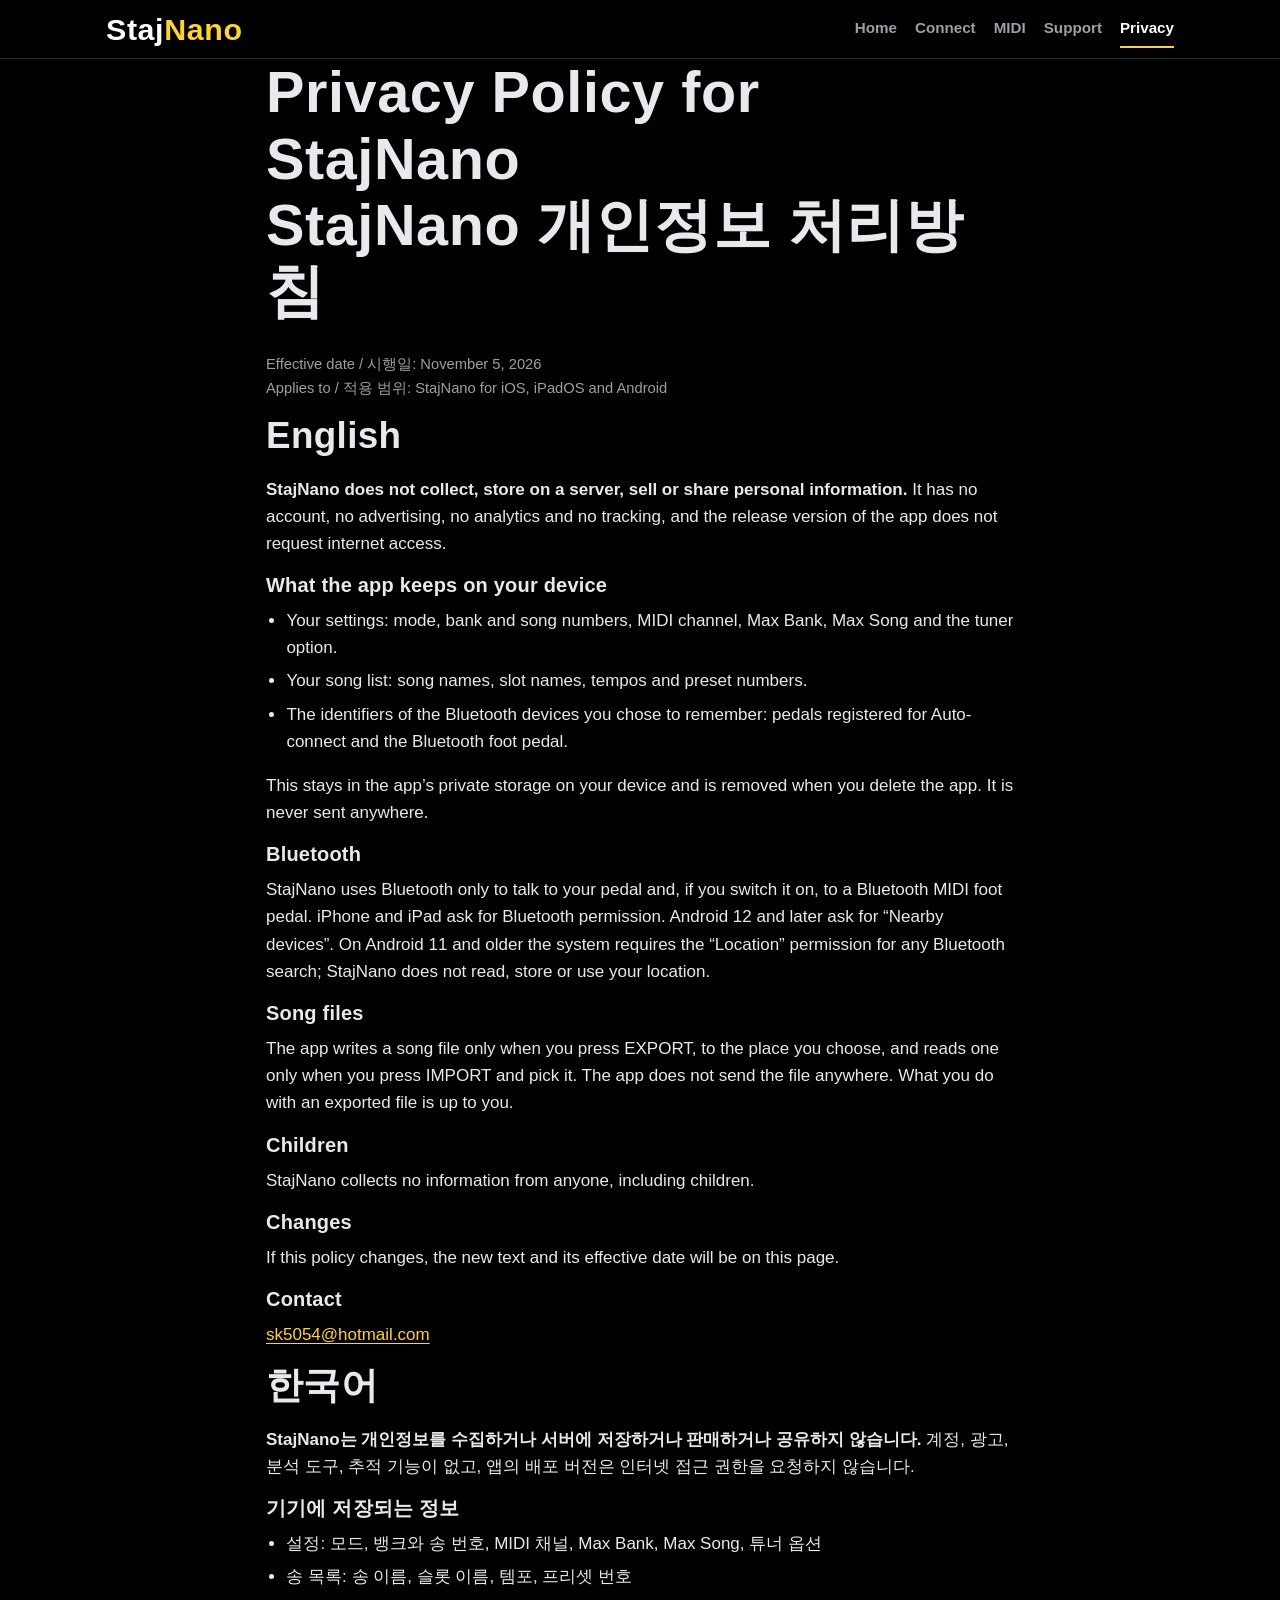
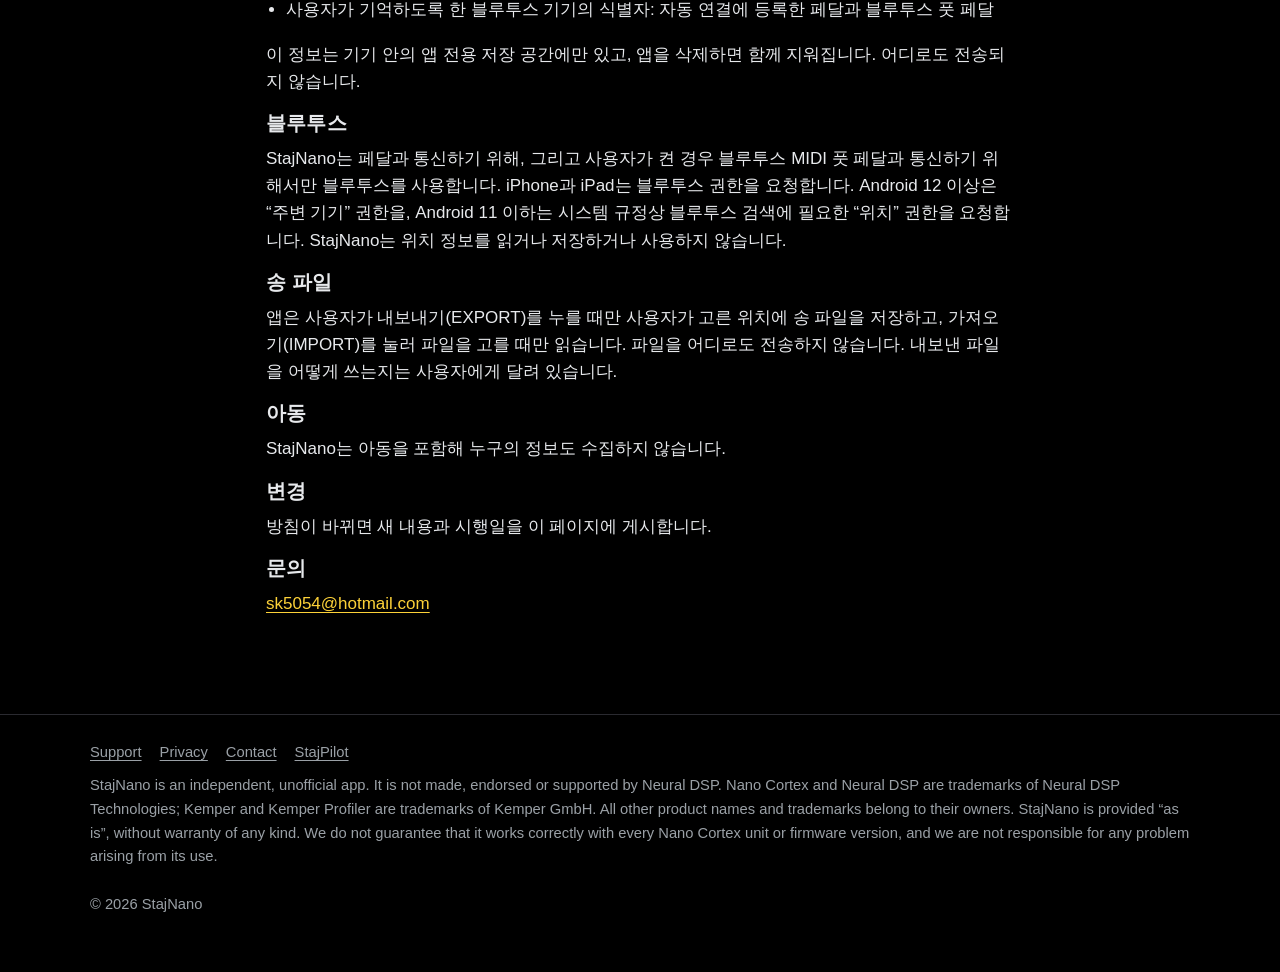
<file: privacy/index.html>
<!DOCTYPE html>
<html lang="en">
<head>
<meta charset="UTF-8">
<meta name="viewport" content="width=device-width, initial-scale=1">
<title>StajNano Privacy Policy</title>
<meta name="description" content="Privacy Policy for StajNano on iOS, iPadOS and Android: no data is collected, sent or shared.">
<meta name="theme-color" content="#000000">
<link rel="icon" type="image/png" sizes="32x32" href="../assets/images/favicon-32.png">
<link rel="apple-touch-icon" href="../assets/images/icon-192.png">
<link rel="stylesheet" href="../assets/styles.css">
</head>
<body>

<header class="site-header">
  <div class="header-inner">
    <a class="wordmark" href="../index.html" aria-label="StajNano home">Staj<span class="nano">Nano</span></a>
    <nav class="site-nav" aria-label="Primary">
      <a href="../index.html">Home</a>
      <a href="../connect/index.html">Connect</a>
      <a href="../midi/index.html">MIDI</a>
      <a href="../support/index.html">Support</a>
      <a href="../privacy/index.html" aria-current="page">Privacy</a>
    </nav>
  </div>
</header>

<main class="narrow">
  <h1>Privacy Policy for StajNano<br>StajNano 개인정보 처리방침</h1>
  <p class="meta">Effective date / 시행일: November 5, 2026<br>Applies to / 적용 범위: StajNano for iOS, iPadOS and Android</p>

  <h2>English</h2>
  <p><strong>StajNano does not collect, store on a server, sell or share personal information.</strong> It has no account, no advertising, no
  analytics and no tracking, and the release version of the app does not request internet access.</p>

  <h3>What the app keeps on your device</h3>
  <ul class="clean">
    <li>Your settings: mode, bank and song numbers, MIDI channel, Max Bank, Max Song and the tuner option.</li>
    <li>Your song list: song names, slot names, tempos and preset numbers.</li>
    <li>The identifiers of the Bluetooth devices you chose to remember: pedals registered for Auto-connect and the Bluetooth foot pedal.</li>
  </ul>
  <p>This stays in the app&rsquo;s private storage on your device and is removed when you delete the app. It is never sent anywhere.</p>

  <h3>Bluetooth</h3>
  <p>StajNano uses Bluetooth only to talk to your pedal and, if you switch it on, to a Bluetooth MIDI foot pedal. iPhone and iPad ask for Bluetooth
  permission. Android 12 and later ask for &ldquo;Nearby devices&rdquo;. On Android 11 and older the system requires the &ldquo;Location&rdquo;
  permission for any Bluetooth search; StajNano does not read, store or use your location.</p>

  <h3>Song files</h3>
  <p>The app writes a song file only when you press EXPORT, to the place you choose, and reads one only when you press IMPORT and pick it. The
  app does not send the file anywhere. What you do with an exported file is up to you.</p>

  <h3>Children</h3>
  <p>StajNano collects no information from anyone, including children.</p>

  <h3>Changes</h3>
  <p>If this policy changes, the new text and its effective date will be on this page.</p>

  <h3>Contact</h3>
  <p><a href="mailto:sk5054@hotmail.com">sk5054@hotmail.com</a></p>

  <h2>한국어</h2>
  <p><strong>StajNano는 개인정보를 수집하거나 서버에 저장하거나 판매하거나 공유하지 않습니다.</strong> 계정, 광고, 분석 도구, 추적 기능이 없고,
  앱의 배포 버전은 인터넷 접근 권한을 요청하지 않습니다.</p>

  <h3>기기에 저장되는 정보</h3>
  <ul class="clean">
    <li>설정: 모드, 뱅크와 송 번호, MIDI 채널, Max Bank, Max Song, 튜너 옵션</li>
    <li>송 목록: 송 이름, 슬롯 이름, 템포, 프리셋 번호</li>
    <li>사용자가 기억하도록 한 블루투스 기기의 식별자: 자동 연결에 등록한 페달과 블루투스 풋 페달</li>
  </ul>
  <p>이 정보는 기기 안의 앱 전용 저장 공간에만 있고, 앱을 삭제하면 함께 지워집니다. 어디로도 전송되지 않습니다.</p>

  <h3>블루투스</h3>
  <p>StajNano는 페달과 통신하기 위해, 그리고 사용자가 켠 경우 블루투스 MIDI 풋 페달과 통신하기 위해서만 블루투스를 사용합니다. iPhone과 iPad는
  블루투스 권한을 요청합니다. Android 12 이상은 &ldquo;주변 기기&rdquo; 권한을, Android 11 이하는 시스템 규정상 블루투스 검색에 필요한 &ldquo;위치&rdquo;
  권한을 요청합니다. StajNano는 위치 정보를 읽거나 저장하거나 사용하지 않습니다.</p>

  <h3>송 파일</h3>
  <p>앱은 사용자가 내보내기(EXPORT)를 누를 때만 사용자가 고른 위치에 송 파일을 저장하고, 가져오기(IMPORT)를 눌러 파일을 고를 때만 읽습니다.
  파일을 어디로도 전송하지 않습니다. 내보낸 파일을 어떻게 쓰는지는 사용자에게 달려 있습니다.</p>

  <h3>아동</h3>
  <p>StajNano는 아동을 포함해 누구의 정보도 수집하지 않습니다.</p>

  <h3>변경</h3>
  <p>방침이 바뀌면 새 내용과 시행일을 이 페이지에 게시합니다.</p>

  <h3>문의</h3>
  <p><a href="mailto:sk5054@hotmail.com">sk5054@hotmail.com</a></p>
</main>

<footer class="site-footer">
  <div class="footer-inner">
    <nav aria-label="Footer">
      <a href="../support/index.html">Support</a>
      <a href="../privacy/index.html">Privacy</a>
      <a href="mailto:sk5054@hotmail.com">Contact</a>
      <a href="https://stajd.github.io/stajpilot/" target="_blank" rel="noopener">StajPilot</a>
    </nav>
    <p>StajNano is an independent, unofficial app. It is not made, endorsed or supported by Neural DSP. Nano Cortex and Neural DSP are trademarks of Neural DSP Technologies; Kemper and Kemper Profiler are trademarks of Kemper GmbH. All other product names and trademarks belong to their owners. StajNano is provided &ldquo;as is&rdquo;, without warranty of any kind. We do not guarantee that it works correctly with every Nano Cortex unit or firmware version, and we are not responsible for any problem arising from its use.</p>
    <p>&copy; 2026 StajNano</p>
  </div>
</footer>

</body>
</html>
</file>
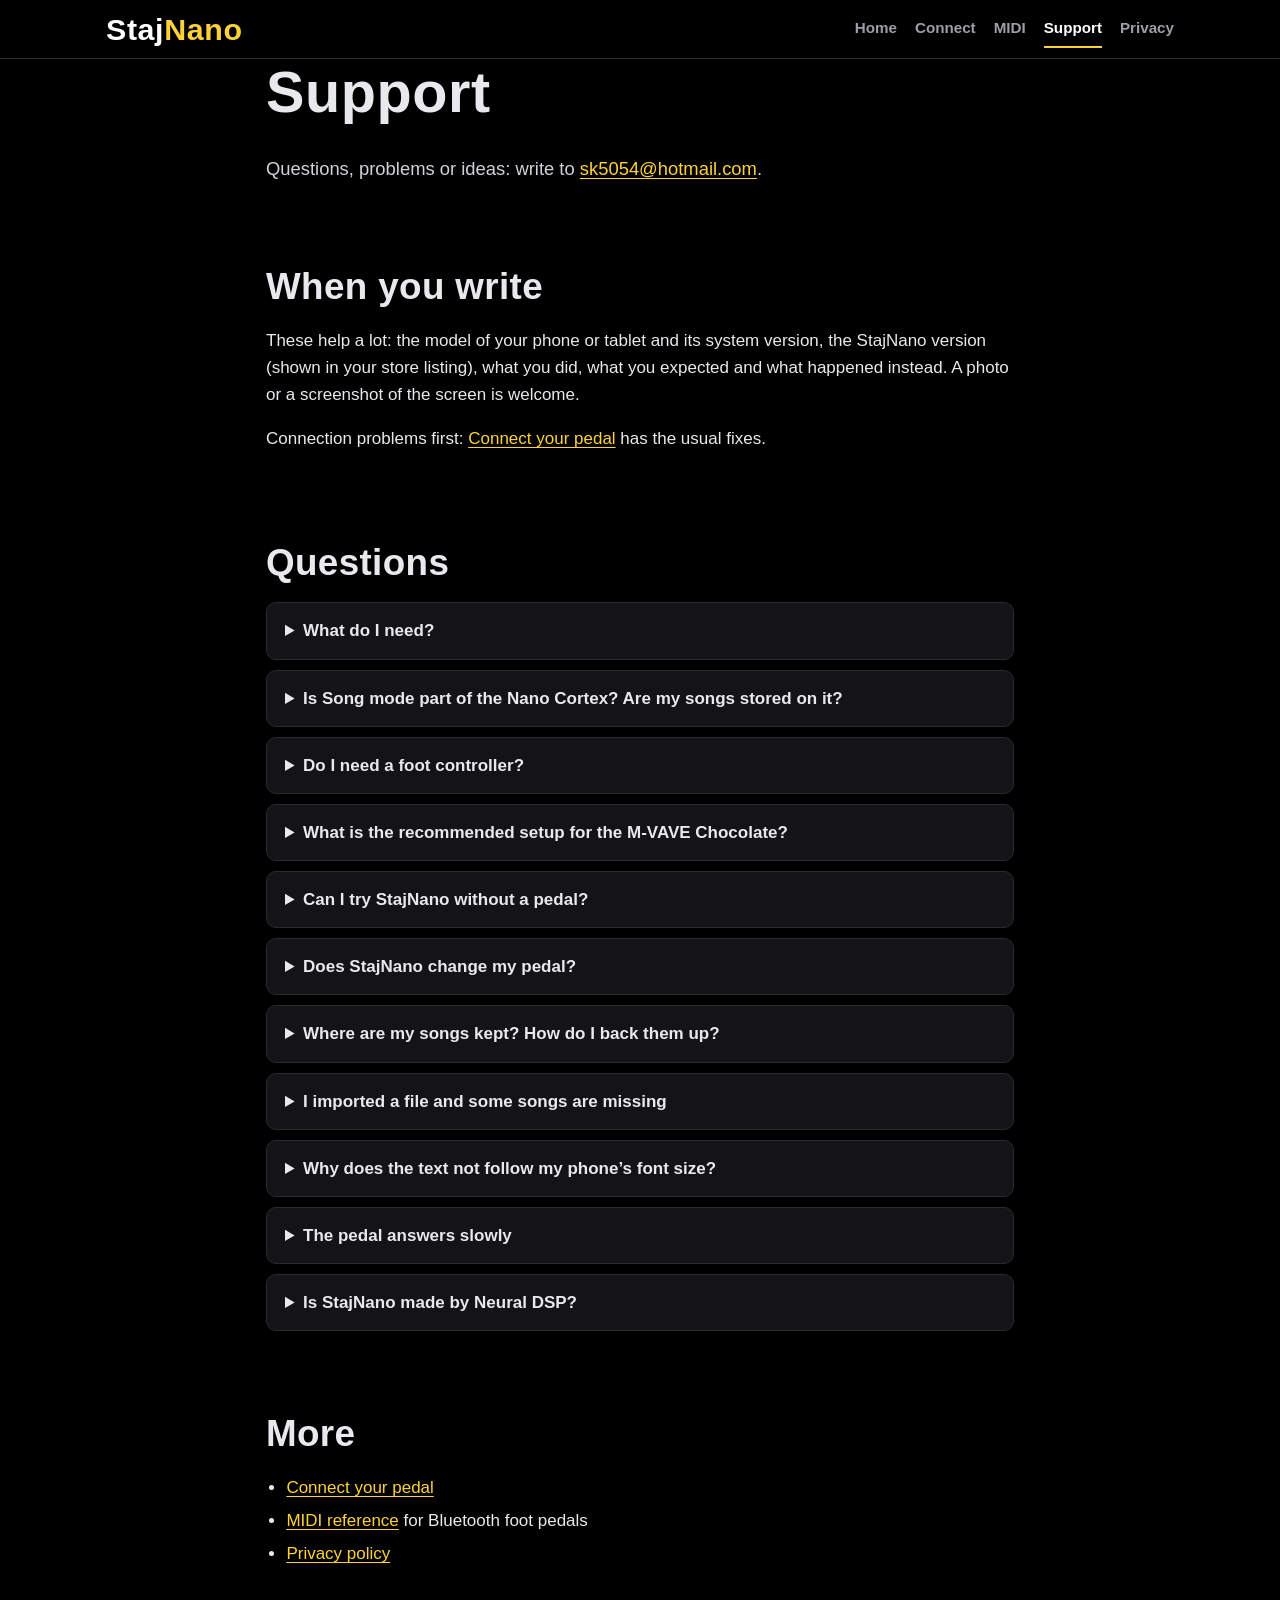
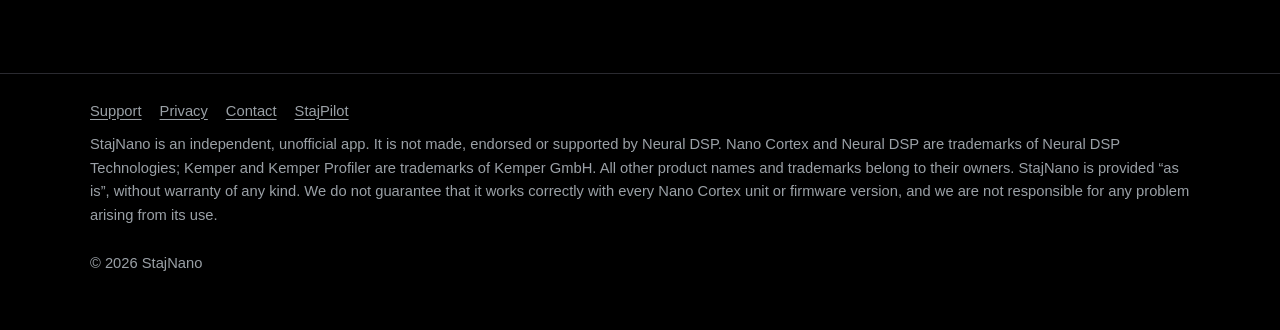
<file: support/index.html>
<!DOCTYPE html>
<html lang="en">
<head>
<meta charset="UTF-8">
<meta name="viewport" content="width=device-width, initial-scale=1">
<title>StajNano Support</title>
<meta name="description" content="Support for StajNano: what to include when you write, and answers to common questions about connecting, songs and backups.">
<meta name="theme-color" content="#000000">
<link rel="icon" type="image/png" sizes="32x32" href="../assets/images/favicon-32.png">
<link rel="apple-touch-icon" href="../assets/images/icon-192.png">
<link rel="stylesheet" href="../assets/styles.css">
</head>
<body>

<header class="site-header">
  <div class="header-inner">
    <a class="wordmark" href="../index.html" aria-label="StajNano home">Staj<span class="nano">Nano</span></a>
    <nav class="site-nav" aria-label="Primary">
      <a href="../index.html">Home</a>
      <a href="../connect/index.html">Connect</a>
      <a href="../midi/index.html">MIDI</a>
      <a href="../support/index.html" aria-current="page">Support</a>
      <a href="../privacy/index.html">Privacy</a>
    </nav>
  </div>
</header>

<main class="narrow">
  <h1>Support</h1>
  <p class="lead">Questions, problems or ideas: write to <a href="mailto:sk5054@hotmail.com">sk5054@hotmail.com</a>.</p>

  <section>
    <h2>When you write</h2>
    <p>These help a lot: the model of your phone or tablet and its system version, the StajNano version (shown in your store listing), what you did,
    what you expected and what happened instead. A photo or a screenshot of the screen is welcome.</p>
    <p>Connection problems first: <a href="../connect/index.html">Connect your pedal</a> has the usual fixes.</p>
  </section>

  <section>
    <h2>Questions</h2>
    <details>
      <summary>What do I need?</summary>
      <p>An iPhone or iPad with iOS 15 or later, or an Android phone or tablet with Android 7.0 or later and Bluetooth Low Energy, and a Nano Cortex. No account and no internet connection are needed.</p>
    </details>
    <details>
      <summary>Is Song mode part of the Nano Cortex? Are my songs stored on it?</summary>
      <p>No. Song mode is StajNano&rsquo;s own feature. The Nano Cortex does not know about songs and does not store them: your songs live in StajNano,
      on your phone or tablet, and Song mode works only while you use the Nano Cortex together with StajNano. When you load a song, StajNano puts
      its four presets on the footswitches and sets the tempo (you can switch the tempo off in Options &rarr; Song Tempo).</p>
    </details>
    <details>
      <summary>Do I need a foot controller?</summary>
      <p>No, everything works from the screen. But an inexpensive Bluetooth MIDI foot controller, such as the M-VAVE Chocolate, lets your feet step
      through your songs, press the four slots, tap the tempo and switch the blocks. Two buttons are enough to start: program one to send Program
      Change 70 (previous) and one to send 75 (next). This &ldquo;smart switch&rdquo; steps through presets, banks or songs, whichever mode you are in,
      so the same setting works in every mode. See the <a href="../midi/index.html">MIDI reference</a>.</p>
    </details>
    <details>
      <summary>What is the recommended setup for the M-VAVE Chocolate?</summary>
      <p>This is the setup we recommend most for doing everything live with a single Nano Cortex. Program A, B, C and D to send Program Change 71, 72, 73 and 74 (the slots 1A, 1B, 2A and 2B), and a long press on A to send 70 (previous) and on D
      to send 75 (next). A to D then pick the four presets of the song, and a long press moves to the previous or next song. See the
      <a href="../midi/index.html">MIDI reference</a>.</p>
    </details>
    <details>
      <summary>Can I try StajNano without a pedal?</summary>
      <p>Yes. On the first screen ("Connect To Device") tap <strong>DEMO</strong> at the bottom right. The app opens on a simulated pedal and
      everything can be tried: switching effects, loading presets, the edit page, banks, songs, the tempo and the tuner. In Options the first row says
      "Demo mode", and <strong>EXIT DEMO</strong> goes back to the first screen. The demo needs no Bluetooth and sends nothing anywhere.</p>
    </details>
    <details>
      <summary>Does StajNano change my pedal?</summary>
      <p>It does what you ask: switching blocks, turning knobs, loading presets. Bank and Song mode put presets on the footswitches, which rewrites
      the footswitch assignments on the pedal and drops edits you have not saved. Use <strong>SAVE</strong> to keep an edited preset. 1B and 2B need
      the pedal&rsquo;s 4-preset mode.</p>
    </details>
    <details>
      <summary>Where are my songs kept? How do I back them up?</summary>
      <p>Songs stay on your device, never on the pedal and never on a server. On the song list, <strong>EXPORT</strong> saves all of them in one
      <code>.stajnano</code> file where you choose, and <strong>IMPORT</strong> replaces the list with the songs of such a file, after asking you.
      That is also how you move your songs to another phone or tablet.</p>
    </details>
    <details>
      <summary>I imported a file and some songs are missing</summary>
      <p>Songs above <strong>Max Song</strong> (Options) are saved but not shown. Raise Max Song to see them. A file made by a newer StajNano may hold
      more songs than your version keeps; StajNano tells you how many were left out.</p>
    </details>
    <details>
      <summary>Why does the text not follow my phone&rsquo;s font size?</summary>
      <p>Every page is drawn on one fixed 16:9 canvas and scaled to your screen, so it reads the same on every device and nothing breaks onto a second
      line when the system text size changes. The control page is made to be read at a glance on stage.</p>
    </details>
    <details>
      <summary>The pedal answers slowly</summary>
      <p>Close the app and open it again to start a fresh link. If it is still slow, switch the pedal off and on, and then Bluetooth in your phone or
      tablet. Try one step at a time.</p>
    </details>
    <details>
      <summary>Is StajNano made by Neural DSP?</summary>
      <p>No. StajNano is an independent, unofficial app. It is not made, endorsed or supported by Neural DSP, the maker of the Nano Cortex.</p>
    </details>
  </section>

  <section>
    <h2>More</h2>
    <ul class="clean">
      <li><a href="../connect/index.html">Connect your pedal</a></li>
      <li><a href="../midi/index.html">MIDI reference</a> for Bluetooth foot pedals</li>
      <li><a href="../privacy/index.html">Privacy policy</a></li>
    </ul>
  </section>
</main>

<footer class="site-footer">
  <div class="footer-inner">
    <nav aria-label="Footer">
      <a href="../support/index.html">Support</a>
      <a href="../privacy/index.html">Privacy</a>
      <a href="mailto:sk5054@hotmail.com">Contact</a>
      <a href="https://stajd.github.io/stajpilot/" target="_blank" rel="noopener">StajPilot</a>
    </nav>
    <p>StajNano is an independent, unofficial app. It is not made, endorsed or supported by Neural DSP. Nano Cortex and Neural DSP are trademarks of Neural DSP Technologies; Kemper and Kemper Profiler are trademarks of Kemper GmbH. All other product names and trademarks belong to their owners. StajNano is provided &ldquo;as is&rdquo;, without warranty of any kind. We do not guarantee that it works correctly with every Nano Cortex unit or firmware version, and we are not responsible for any problem arising from its use.</p>
    <p>&copy; 2026 StajNano</p>
  </div>
</footer>

</body>
</html>
</file>
<file: assets/styles.css>
/* StajNano site: one stylesheet, no external fonts, no scripts, no trackers. */

:root {
  --bg: #000;
  --panel: #141416;
  --panel-2: #1c1c20;
  --line: #2a2a30;
  --text: #e7e9ec;
  --muted: #9aa0a6;
  --yellow: #fdd238;
  --violet: #6a54fe;
  --blue: #1a66ff;
  --green: #3ddc84;
  --radius: 10px;
  --head: "Roboto Condensed", "Arial Narrow", "Helvetica Neue", Arial, sans-serif;
  --body: -apple-system, BlinkMacSystemFont, "Segoe UI", Roboto, "Helvetica Neue", Arial, sans-serif;
}

* { box-sizing: border-box; }

html { -webkit-text-size-adjust: 100%; scroll-behavior: smooth; }

body {
  margin: 0;
  background: var(--bg);
  color: var(--text);
  font-family: var(--body);
  font-size: 17px;
  line-height: 1.6;
}

a { color: var(--yellow); text-underline-offset: 3px; }
a:hover { color: #fff; }
a:focus-visible, summary:focus-visible { outline: 3px solid var(--blue); outline-offset: 3px; border-radius: 4px; }

img { max-width: 100%; height: auto; display: block; }

h1, h2, h3 { font-family: var(--head); font-weight: 800; line-height: 1.15; margin: 0 0 .5em; letter-spacing: .01em; }
h1 { font-size: clamp(2.2rem, 6vw, 3.6rem); }
h2 { font-size: clamp(1.6rem, 4vw, 2.3rem); margin-top: 0; }
h3 { font-size: 1.25rem; }
p { margin: 0 0 1em; }

/* ---------- header ---------- */

.site-header { border-bottom: 1px solid var(--line); background: #000; position: sticky; top: 0; z-index: 10; }
.header-inner { max-width: 1100px; margin: 0 auto; padding: 10px 16px; display: flex; flex-wrap: wrap; align-items: center; gap: 6px 24px; }

.wordmark { font-family: var(--head); font-weight: 800; font-size: 1.9rem; letter-spacing: .02em; color: #fff; text-decoration: none; line-height: 1; }
.wordmark .nano { color: var(--yellow); }

.site-nav { display: flex; flex-wrap: wrap; gap: 2px 18px; margin-left: auto; }
.site-nav a { color: var(--muted); text-decoration: none; padding: 6px 0; font-weight: 600; font-size: .95rem; border-bottom: 2px solid transparent; }
.site-nav a:hover { color: #fff; }
.site-nav a[aria-current="page"] { color: #fff; border-bottom-color: var(--yellow); }

/* ---------- layout ---------- */

main { max-width: 1100px; margin: 0 auto; padding: 0 16px 40px; }
main.narrow { max-width: 780px; }
section { padding: 44px 0 8px; }
.lead { font-size: 1.15rem; color: #cfd3d8; max-width: 46rem; }
.meta { color: var(--muted); font-size: .92rem; }

.hero { padding: 40px 0 8px; display: grid; gap: 28px; }
.hero h1 .nano { color: var(--yellow); }
.hero-copy .lead { margin-bottom: 1.2em; }
.hero-shot { margin: 0; }

.shot { border: 1px solid var(--line); border-radius: var(--radius); overflow: hidden; background: #000; box-shadow: 0 10px 40px rgba(0, 0, 0, .6); }
.shot img { width: 100%; }
figure { margin: 0; }
figcaption { color: var(--muted); font-size: .9rem; margin-top: 8px; }

.buttons { display: flex; flex-wrap: wrap; gap: 12px; }
.button { display: inline-block; padding: 12px 22px; border-radius: 6px; background: var(--yellow); color: #111; font-family: var(--head); font-weight: 800; font-size: 1.15rem; letter-spacing: .05em; text-decoration: none; text-transform: uppercase; }
.button:hover { background: #fff; color: #111; }
.button.ghost { background: transparent; color: #fff; border: 2px solid var(--line); }
.button.ghost:hover { border-color: var(--yellow); color: var(--yellow); }

/* ---------- cards ---------- */

.grid { display: grid; gap: 16px; grid-template-columns: repeat(auto-fit, minmax(280px, 1fr)); }
.card { background: var(--panel); border: 1px solid var(--line); border-radius: var(--radius); padding: 20px; }
.card h3 { margin-bottom: .35em; }
.card p:last-child { margin-bottom: 0; }
.card .tag { display: inline-block; font-family: var(--head); font-weight: 800; letter-spacing: .08em; font-size: .85rem; padding: 2px 8px; border-radius: 4px; margin-bottom: 10px; color: #111; background: var(--yellow); }
.card .tag.violet { background: var(--violet); color: #fff; }
.card .tag.green { background: var(--green); }
.card .tag.blue { background: var(--blue); color: #fff; }
.card .tag.white { background: #fff; }

.gallery { display: grid; gap: 28px; grid-template-columns: repeat(auto-fit, minmax(320px, 1fr)); }

.store { display: flex; flex-wrap: wrap; gap: 16px; }
.store .card { flex: 1 1 260px; }
.soon { display: inline-block; margin-top: 4px; padding: 4px 12px; border: 1px dashed var(--muted); border-radius: 999px; color: var(--muted); font-size: .9rem; }

.notice { background: var(--panel-2); border-left: 4px solid var(--yellow); border-radius: 6px; padding: 14px 18px; margin: 20px 0; color: #cfd3d8; }

/* ---------- Song mode, the spotlight of the home page ---------- */

.spotlight { margin-top: 56px; padding: 30px 20px 26px; border: 1px solid #1d3a7a; border-radius: 16px;
  background: radial-gradient(900px 360px at 90% -10%, rgba(26, 102, 255, .26), transparent 60%), #05070d; }
.spotlight h2 { margin-bottom: .35em; }
.pill { display: inline-block; font-family: var(--head); font-weight: 800; letter-spacing: .14em; font-size: .95rem; color: #fff;
  background: var(--blue); padding: 4px 14px; border-radius: 999px; margin-bottom: 14px; }
.spot-grid { display: grid; gap: 26px; margin: 26px 0 22px; }
.checks { list-style: none; padding: 0; margin: 0; display: grid; gap: 16px; }
.checks li { position: relative; padding-left: 36px; color: #cfd3d8; }
.checks li::before { content: "\266A"; position: absolute; left: 0; top: -4px; font-size: 1.7rem; color: #4d8dff; }
.checks strong { display: block; color: #fff; font-family: var(--head); font-size: 1.2rem; letter-spacing: .02em; }
.origin { margin: 0 0 26px; padding: 16px 20px; border-left: 4px solid var(--blue); background: rgba(26, 102, 255, .1); border-radius: 6px; }
.origin h3 { margin-bottom: .2em; color: #fff; }
.origin p { margin: 0; color: #cfd3d8; }
.gallery.two { grid-template-columns: repeat(auto-fit, minmax(300px, 1fr)); }

@media (min-width: 900px) {
  .spotlight { padding: 46px 42px 38px; }
  .spot-grid { grid-template-columns: 7fr 5fr; align-items: center; }
}

/* ---------- the foot controller: the four buttons ---------- */

.choc { margin: 26px 0; padding: 20px; border: 1px solid var(--line); border-radius: 14px; background: var(--panel); }
.choc h3 { margin-bottom: .2em; }
.choc-grid { display: grid; grid-template-columns: repeat(4, minmax(0, 1fr)); gap: 10px; max-width: 640px; margin: 16px 0 12px; }
.choc-btn { background: #0b0b0d; border: 2px solid var(--line); border-radius: 14px; padding: 12px 6px 10px; text-align: center; }
.choc-btn b { display: block; font-family: var(--head); font-size: 2.3rem; line-height: 1; color: #fff; margin-bottom: 6px; }
.choc-btn span { display: block; font-size: .82rem; line-height: 1.25; color: var(--muted); }
.choc-btn .hold { margin-top: 6px; color: var(--yellow); font-weight: 700; }

/* ---------- family apps ---------- */

.family { display: grid; gap: 16px; grid-template-columns: repeat(auto-fit, minmax(280px, 1fr)); }
a.card { display: block; color: inherit; text-decoration: none; transition: border-color .15s, background .15s; }
a.card:hover, a.card:focus-visible { border-color: var(--yellow); background: var(--panel-2); }
a.card h3 { color: #fff; }
.more { display: inline-block; margin-top: 6px; color: var(--yellow); font-weight: 700; }

/* ---------- text pages ---------- */

.steps { counter-reset: step; list-style: none; padding: 0; margin: 0 0 1.5em; }
.steps li { counter-increment: step; position: relative; padding: 4px 0 18px 54px; }
.steps li::before { content: counter(step); position: absolute; left: 0; top: 0; width: 38px; height: 38px; border-radius: 6px; background: var(--yellow); color: #111; font-family: var(--head); font-weight: 800; font-size: 1.4rem; display: grid; place-items: center; }
.steps strong { color: #fff; }

table { width: 100%; border-collapse: collapse; margin: 0 0 1.5em; font-size: .98rem; }
th, td { text-align: left; padding: 9px 12px; border-bottom: 1px solid var(--line); vertical-align: top; }
th { font-family: var(--head); letter-spacing: .05em; color: var(--yellow); font-size: .95rem; text-transform: uppercase; }
td:first-child { white-space: nowrap; font-weight: 700; color: #fff; }
.table-wrap { overflow-x: auto; }

code, kbd { font-family: ui-monospace, "SF Mono", Menlo, Consolas, monospace; background: var(--panel-2); border: 1px solid var(--line); border-radius: 4px; padding: 1px 6px; font-size: .92em; }

details { background: var(--panel); border: 1px solid var(--line); border-radius: var(--radius); margin: 0 0 10px; }
summary { cursor: pointer; padding: 14px 18px; font-weight: 700; list-style-position: inside; }
details[open] summary { border-bottom: 1px solid var(--line); }
details > :not(summary) { margin-left: 18px; margin-right: 18px; }
details > p:first-of-type { margin-top: 14px; }
details > :last-child { margin-bottom: 16px; }

ul.clean { padding-left: 1.2em; margin: 0 0 1em; }
ul.clean li { margin-bottom: .35em; }

/* ---------- footer ---------- */

.site-footer { border-top: 1px solid var(--line); margin-top: 40px; padding: 26px 16px 40px; color: var(--muted); font-size: .92rem; }
.footer-inner { max-width: 1100px; margin: 0 auto; display: grid; gap: 10px; }
.footer-inner nav { display: flex; flex-wrap: wrap; gap: 4px 18px; }
.footer-inner a { color: var(--muted); }
.footer-inner a:hover { color: #fff; }

@media (min-width: 900px) {
  .hero { grid-template-columns: 5fr 7fr; align-items: center; gap: 40px; padding-top: 60px; }
  section { padding-top: 64px; }
}

@media (max-width: 560px) {
  body { font-size: 16px; }
  .site-nav { margin-left: 0; }
  .steps li { padding-left: 48px; }
}

@media (prefers-reduced-motion: reduce) { html { scroll-behavior: auto; } }
</file>
